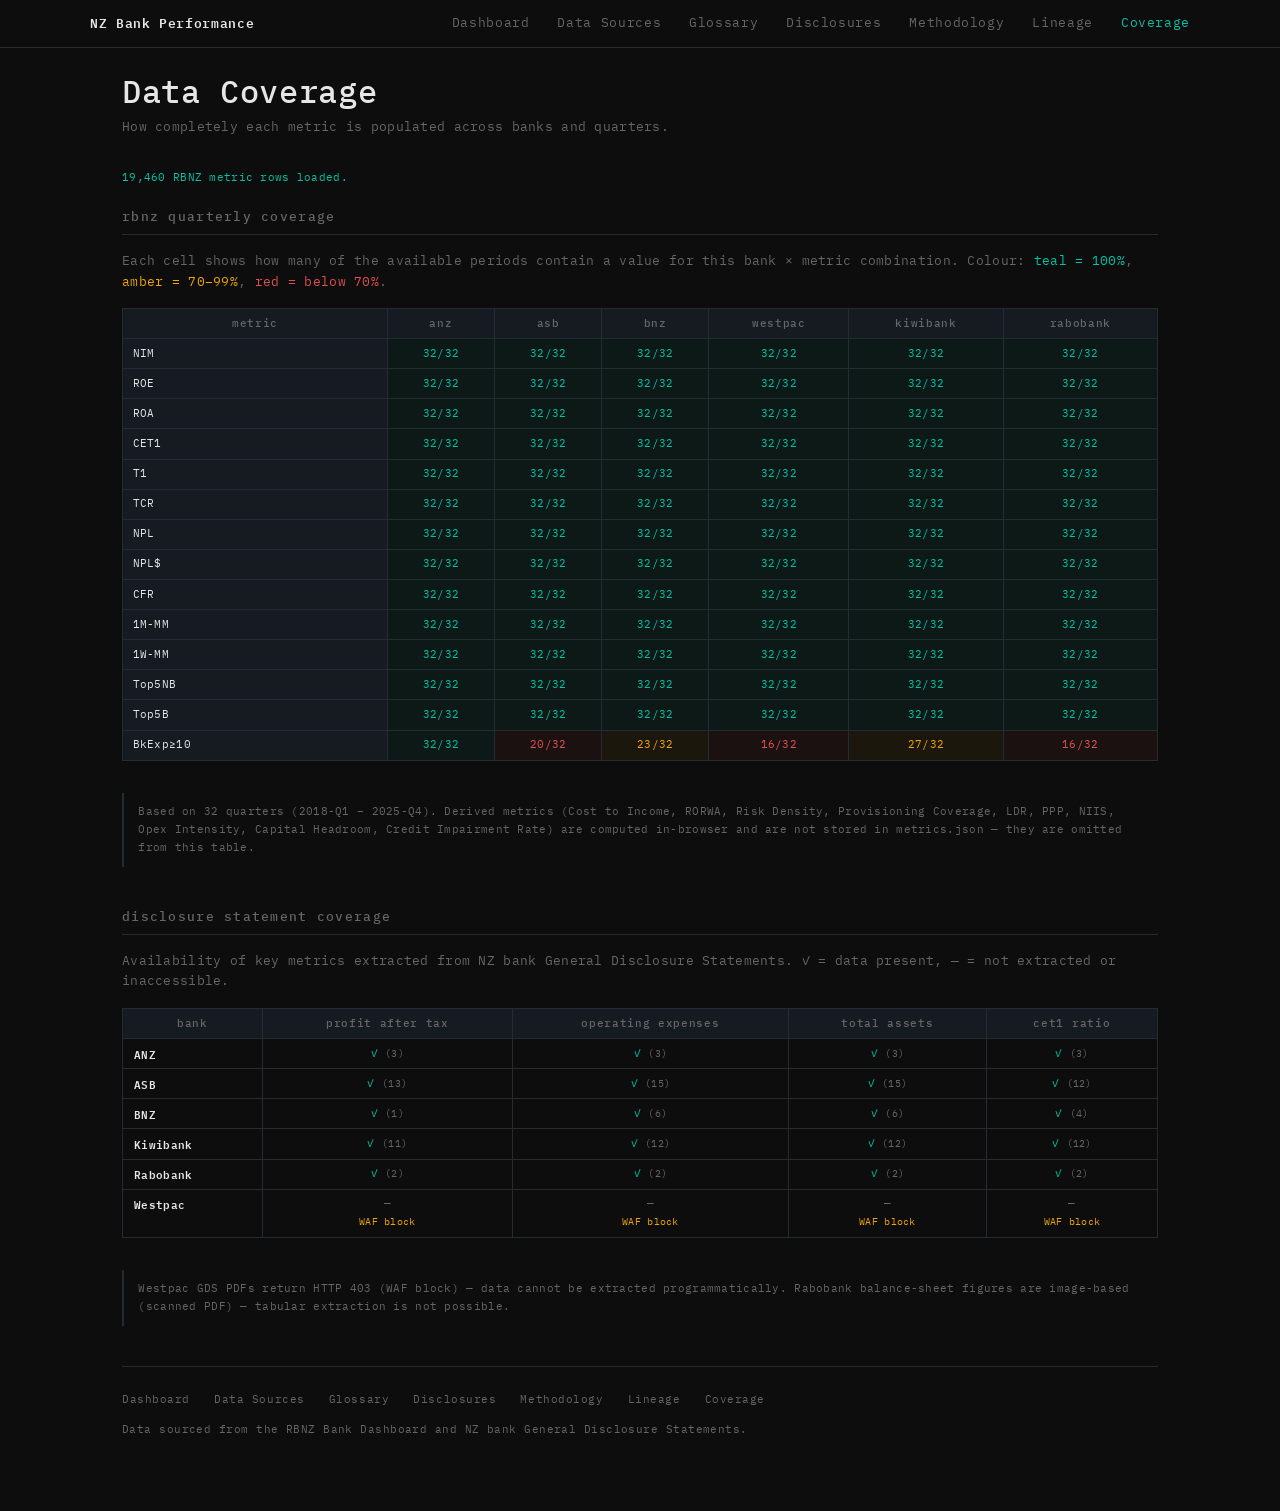
<file: docs/coverage.html>
<!DOCTYPE html>
<html lang="en">
<head>
  <meta charset="UTF-8">
  <meta name="viewport" content="width=device-width, initial-scale=1.0">
  <title>Data Coverage — NZ Bank Performance</title>
  <link rel="preconnect" href="https://fonts.googleapis.com">
  <link rel="preconnect" href="https://fonts.gstatic.com" crossorigin>
  <link href="https://fonts.googleapis.com/css2?family=IBM+Plex+Mono:wght@400;500;600&display=swap" rel="stylesheet">
  <link rel="stylesheet" href="css/theme.css">
  <style>
    section h2 {
      font-size: var(--text-sm);
      font-weight: 500;
      text-transform: lowercase;
      letter-spacing: 0.1em;
      color: var(--text-muted);
      margin-bottom: 1rem;
      padding-bottom: 0.4rem;
      border-bottom: 1px solid var(--border);
    }

    .coverage-table-wrap {
      overflow-x: auto;
      margin-bottom: 2rem;
    }
    .coverage-table {
      width: 100%;
      border-collapse: collapse;
      font-size: var(--text-xs);
    }
    .coverage-table th,
    .coverage-table td {
      padding: 0.35rem 0.6rem;
      border: 1px solid var(--border);
      white-space: nowrap;
      text-align: center;
    }
    .coverage-table th {
      background: var(--surface-2);
      color: var(--text-muted);
      font-weight: 500;
      letter-spacing: 0.06em;
    }
    .coverage-table td:first-child {
      text-align: left;
      color: var(--text);
      background: var(--surface-2);
      position: sticky;
      left: 0;
      z-index: 1;
      min-width: 140px;
    }
    .coverage-table th:first-child {
      position: sticky;
      left: 0;
      z-index: 2;
    }
    /* Cell colours */
    .cov-full   { background: #00C3A511; color: var(--teal); }
    .cov-amber  { background: #f0a50011; color: #f0a500; }
    .cov-low    { background: #e0505011; color: #e05050; }
    .cov-none   { background: transparent; color: var(--text-muted); }

    /* Disclosure table */
    .disc-table { width: 100%; border-collapse: collapse; font-size: var(--text-xs); }
    .disc-table th,
    .disc-table td {
      padding: 0.35rem 0.7rem;
      border: 1px solid var(--border);
      text-align: center;
    }
    .disc-table th {
      background: var(--surface-2);
      color: var(--text-muted);
      font-weight: 500;
      letter-spacing: 0.06em;
    }
    .disc-table td:first-child { text-align: left; color: var(--text); font-weight: 600; }
    .disc-tick { color: var(--teal); }
    .disc-dash { color: var(--text-muted); }
    .disc-note { color: #f0a500; font-size: 0.65rem; }

    .footnote {
      font-size: var(--text-xs);
      color: var(--text-muted);
      line-height: 1.6;
      margin-top: 0.75rem;
      padding: 0.65rem 0.9rem;
      border-left: 2px solid var(--border);
    }

    #status-line {
      font-size: var(--text-xs);
      color: var(--teal);
      margin-bottom: 1.25rem;
    }
  </style>
</head>
<body>

<a class="skip-link" href="#main-content">Skip to main content</a>

<nav class="site-nav" aria-label="Site">
  <div class="site-nav-inner">
    <a class="nav-brand" href="index.html">NZ Bank Performance</a>
    <div class="nav-links">
      <a href="index.html">Dashboard</a>
      <a href="data-sources.html">Data Sources</a>
      <a href="glossary.html">Glossary</a>
      <a href="disclosures.html">Disclosures</a>
      <a href="methodology.html">Methodology</a>
      <a href="lineage.html">Lineage</a>
      <a href="coverage.html" aria-current="page" class="active">Coverage</a>
    </div>
  </div>
</nav>

<div class="page-wrap">

  <div class="page-header">
    <h1>Data Coverage</h1>
    <p class="page-subtitle">How completely each metric is populated across banks and quarters.</p>
  </div>

  <main id="main-content">

    <div id="status-line">Loading…</div>

    <!-- ── Section 1: RBNZ quarterly coverage ── -->
    <section id="rbnz-coverage" aria-label="RBNZ quarterly metric coverage">
      <h2>RBNZ quarterly coverage</h2>
      <p style="font-size:var(--text-sm);color:var(--text-muted);line-height:1.6;margin-bottom:1rem;">
        Each cell shows how many of the available periods contain a value for this bank × metric combination.
        Colour: <span style="color:var(--teal)">teal = 100%</span>,
        <span style="color:#f0a500">amber = 70–99%</span>,
        <span style="color:#e05050">red = below 70%</span>.
      </p>
      <div class="coverage-table-wrap">
        <table class="coverage-table" id="rbnz-table">
          <thead><tr id="rbnz-head"></tr></thead>
          <tbody id="rbnz-body"></tbody>
        </table>
      </div>
      <div class="footnote" id="rbnz-footnote"></div>
    </section>

    <!-- ── Section 2: Disclosure coverage ── -->
    <section id="disclosure-coverage" aria-label="Disclosure statement metric coverage">
      <h2>Disclosure statement coverage</h2>
      <p style="font-size:var(--text-sm);color:var(--text-muted);line-height:1.6;margin-bottom:1rem;">
        Availability of key metrics extracted from NZ bank General Disclosure Statements.
        ✓ = data present, — = not extracted or inaccessible.
      </p>
      <div class="coverage-table-wrap">
        <table class="disc-table" id="disc-table">
          <thead><tr id="disc-head"></tr></thead>
          <tbody id="disc-body"></tbody>
        </table>
      </div>
      <div class="footnote">
        Westpac GDS PDFs return HTTP 403 (WAF block) — data cannot be extracted programmatically.
        Rabobank balance-sheet figures are image-based (scanned PDF) — tabular extraction is not possible.
      </div>
    </section>

  </main>

  <footer>
    <nav aria-label="Footer">
      <a href="index.html">Dashboard</a>
      <a href="data-sources.html">Data Sources</a>
      <a href="glossary.html">Glossary</a>
      <a href="disclosures.html">Disclosures</a>
      <a href="methodology.html">Methodology</a>
      <a href="lineage.html">Lineage</a>
      <a href="coverage.html">Coverage</a>
    </nav>
    <p>Data sourced from the <a href="https://bankdashboard.rbnz.govt.nz/" target="_blank" rel="noopener">RBNZ Bank Dashboard</a> and NZ bank General Disclosure Statements.</p>
  </footer>

</div>

<script>
  const DATA_URL        = 'data/processed/metrics.json';
  const DISCLOSURE_URL  = 'data/processed/disclosure_metrics.json';

  const TOP_6 = ['ANZ', 'ASB', 'BNZ', 'Westpac', 'Kiwibank', 'Rabobank'];

  // Key metrics matching TABS in index.html (abbreviated for column headings)
  const KEY_METRICS = [
    'NIM', 'Return on Equity', 'Return on Assets', 'Cost to Income Ratio', 'RORWA',
    'Pre-Provision Profit', 'Non-Interest Income Share', 'Opex Intensity',
    'CET1 Ratio', 'Tier 1 Capital Ratio', 'Total Capital Ratio',
    'Loan-to-Deposit Ratio', 'Risk Density', 'Capital Headroom',
    'NPL Ratio', 'Total Non-Performing Loans', 'Provisioning Coverage', 'Credit Impairment Rate',
    'Core Funding Ratio (CFR)', '1-Month Mismatch Ratio', '1-Week Mismatch Ratio',
    'Top 5 Non-Bank Credit Exposures', 'Top 5 Bank Credit Exposures', 'Bank Exposures ≥10% of CET1',
  ];

  // Abbreviations for table headings
  const METRIC_ABBR = {
    'NIM':                              'NIM',
    'Return on Equity':                 'ROE',
    'Return on Assets':                 'ROA',
    'Cost to Income Ratio':             'C:I',
    'RORWA':                            'RORWA',
    'Pre-Provision Profit':             'PPP',
    'Non-Interest Income Share':        'NIIS',
    'Opex Intensity':                   'OpexBps',
    'CET1 Ratio':                       'CET1',
    'Tier 1 Capital Ratio':             'T1',
    'Total Capital Ratio':              'TCR',
    'Loan-to-Deposit Ratio':            'LDR',
    'Risk Density':                     'RD',
    'Capital Headroom':                 'HeadR',
    'NPL Ratio':                        'NPL',
    'Total Non-Performing Loans':       'NPL$',
    'Provisioning Coverage':            'ProvCov',
    'Credit Impairment Rate':           'CIR',
    'Core Funding Ratio (CFR)':         'CFR',
    '1-Month Mismatch Ratio':           '1M-MM',
    '1-Week Mismatch Ratio':            '1W-MM',
    'Top 5 Non-Bank Credit Exposures':  'Top5NB',
    'Top 5 Bank Credit Exposures':      'Top5B',
    'Bank Exposures ≥10% of CET1':      'BkExp≥10',
  };

  // Derived metrics that are computed in-browser (not stored in metrics.json)
  const DERIVED = new Set([
    'Cost to Income Ratio', 'RORWA', 'Risk Density', 'Provisioning Coverage',
    'Loan-to-Deposit Ratio', 'Pre-Provision Profit', 'Non-Interest Income Share',
    'Opex Intensity', 'Capital Headroom', 'Credit Impairment Rate',
  ]);

  const DISC_BANKS   = ['ANZ', 'ASB', 'BNZ', 'Kiwibank', 'Rabobank', 'Westpac'];
  const DISC_METRICS = [
    'Profit After Tax', 'Operating Expenses', 'Total Assets', 'CET1 Ratio',
  ];

  function escHtml(str) {
    return String(str)
      .replace(/&/g,'&amp;').replace(/</g,'&lt;')
      .replace(/>/g,'&gt;').replace(/"/g,'&quot;');
  }

  function buildLookup(rows) {
    const lookup = {};
    for (const r of rows) {
      if (!lookup[r.entity]) lookup[r.entity] = {};
      if (!lookup[r.entity][r.metric]) lookup[r.entity][r.metric] = new Set();
      if (r.value != null) lookup[r.entity][r.metric].add(r.period);
    }
    return lookup;
  }

  function renderRbnzTable(rows) {
    const allPeriods = [...new Set(rows.map(r => r.period))].sort();
    const recentPeriods = allPeriods.slice(-12);
    const totalPeriods = allPeriods.length;

    // Build entity → metric → set of periods with data
    const lookup = buildLookup(rows);

    // Header: bank names
    const head = document.getElementById('rbnz-head');
    head.innerHTML = '<th>Metric</th>' +
      TOP_6.map(b => `<th>${escHtml(b)}</th>`).join('');

    // Body: one row per metric
    const body = document.getElementById('rbnz-body');
    body.innerHTML = '';
    for (const metric of KEY_METRICS) {
      if (DERIVED.has(metric)) continue; // skip derived — not in metrics.json directly
      const tr = document.createElement('tr');
      let cells = `<td title="${escHtml(metric)}">${escHtml(METRIC_ABBR[metric] || metric)}</td>`;
      for (const bank of TOP_6) {
        const present = (lookup[bank]?.[metric]?.size) || 0;
        const total   = totalPeriods;
        if (total === 0) {
          cells += `<td class="cov-none">—</td>`;
        } else {
          const pct = present / total;
          let cls = pct === 0 ? 'cov-none' : pct >= 1.0 ? 'cov-full' : pct >= 0.7 ? 'cov-amber' : 'cov-low';
          const title = `${escHtml(bank)} / ${escHtml(metric)}: ${present} of ${total} quarters`;
          cells += `<td class="${cls}" title="${title}">${present}/${total}</td>`;
        }
      }
      tr.innerHTML = cells;
      body.appendChild(tr);
    }

    const footnoteEl = document.getElementById('rbnz-footnote');
    footnoteEl.textContent =
      `Based on ${allPeriods.length} quarters (${allPeriods[0] || '—'} – ${allPeriods[allPeriods.length - 1] || '—'}). ` +
      `Derived metrics (Cost to Income, RORWA, Risk Density, Provisioning Coverage, LDR, PPP, NIIS, Opex Intensity, Capital Headroom, Credit Impairment Rate) ` +
      `are computed in-browser and are not stored in metrics.json — they are omitted from this table.`;
  }

  function renderDiscTable(discRows) {
    if (!discRows || !discRows.length) {
      document.getElementById('disc-table').innerHTML =
        '<tr><td colspan="5" style="color:var(--text-muted);padding:1rem;">No disclosure data loaded.</td></tr>';
      return;
    }

    // Build lookup: bank → metric → array of periods
    const lookup = {};
    for (const r of discRows) {
      if (!lookup[r.entity]) lookup[r.entity] = {};
      if (!lookup[r.entity][r.metric]) lookup[r.entity][r.metric] = [];
      if (r.value != null) lookup[r.entity][r.metric].push(r.period);
    }
    for (const bank of Object.keys(lookup)) {
      for (const metric of Object.keys(lookup[bank])) {
        lookup[bank][metric].sort();
      }
    }

    const head = document.getElementById('disc-head');
    head.innerHTML = '<th>Bank</th>' +
      DISC_METRICS.map(m => `<th>${escHtml(m)}</th>`).join('');

    const body = document.getElementById('disc-body');
    body.innerHTML = '';
    for (const bank of DISC_BANKS) {
      const tr = document.createElement('tr');
      let cells = `<td>${escHtml(bank)}</td>`;
      for (const metric of DISC_METRICS) {
        const periods = lookup[bank]?.[metric];
        if (!periods || periods.length === 0) {
          let note = '';
          if (bank === 'Westpac') note = `<br><span class="disc-note">WAF block</span>`;
          if (bank === 'Rabobank' && metric === 'Total Assets') note = `<br><span class="disc-note">Image-based</span>`;
          cells += `<td class="disc-dash">—${note}</td>`;
        } else {
          const title = `${periods.length} period(s): ${periods.join(', ')}`;
          cells += `<td class="disc-tick" title="${escHtml(title)}">✓ <span style="font-size:0.65rem;color:var(--text-muted)">(${periods.length})</span></td>`;
        }
      }
      tr.innerHTML = cells;
      body.appendChild(tr);
    }
  }

  async function loadAll() {
    const statusEl = document.getElementById('status-line');
    try {
      const resp = await fetch(DATA_URL);
      if (!resp.ok) throw new Error(`HTTP ${resp.status}`);
      const rows = await resp.json();
      renderRbnzTable(rows);
      statusEl.textContent = `${rows.length.toLocaleString()} RBNZ metric rows loaded.`;
    } catch (err) {
      statusEl.textContent = 'RBNZ data not available. Run the fetch-data and process-data workflows.';
      statusEl.style.color = '#666';
    }
    try {
      const discResp = await fetch(DISCLOSURE_URL);
      if (discResp.ok) {
        const discRows = await discResp.json();
        renderDiscTable(discRows);
      } else {
        renderDiscTable([]);
      }
    } catch (_) {
      renderDiscTable([]);
    }
  }

  loadAll();
</script>
</body>
</html>
</file>
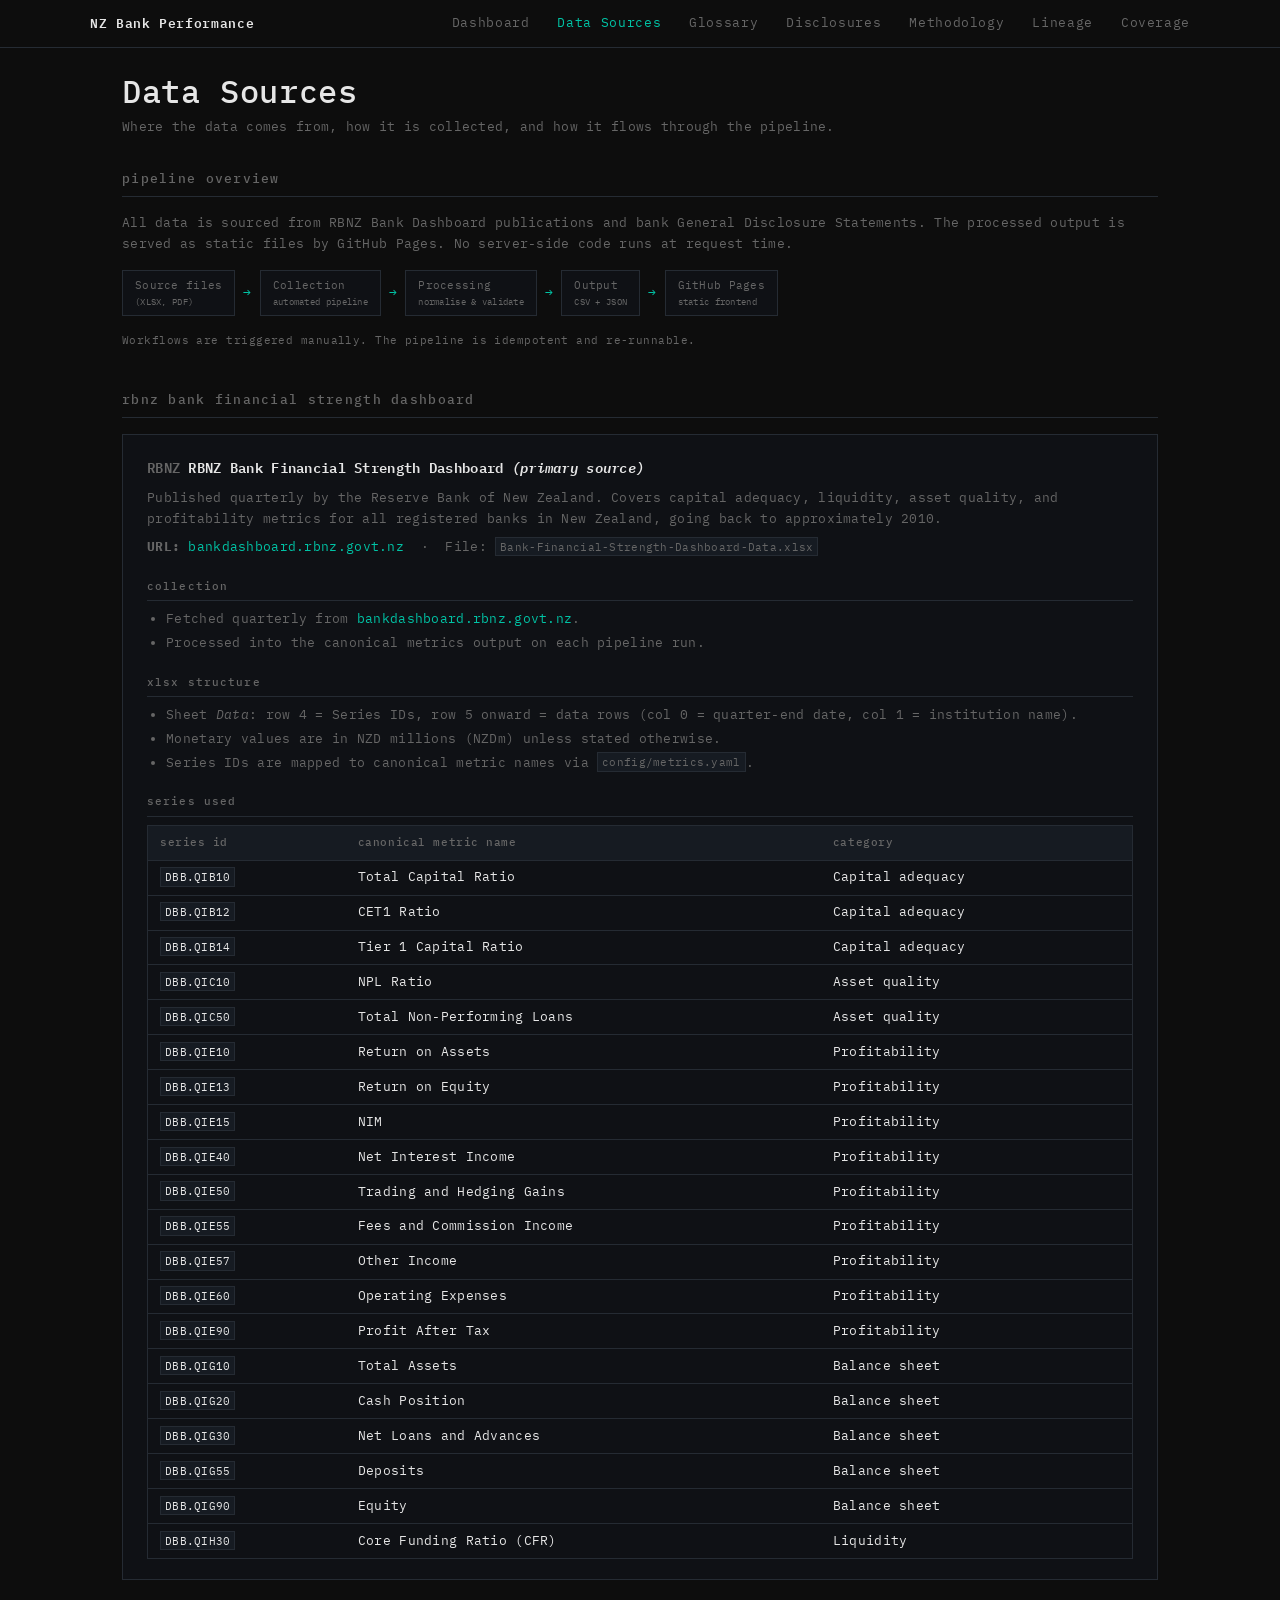
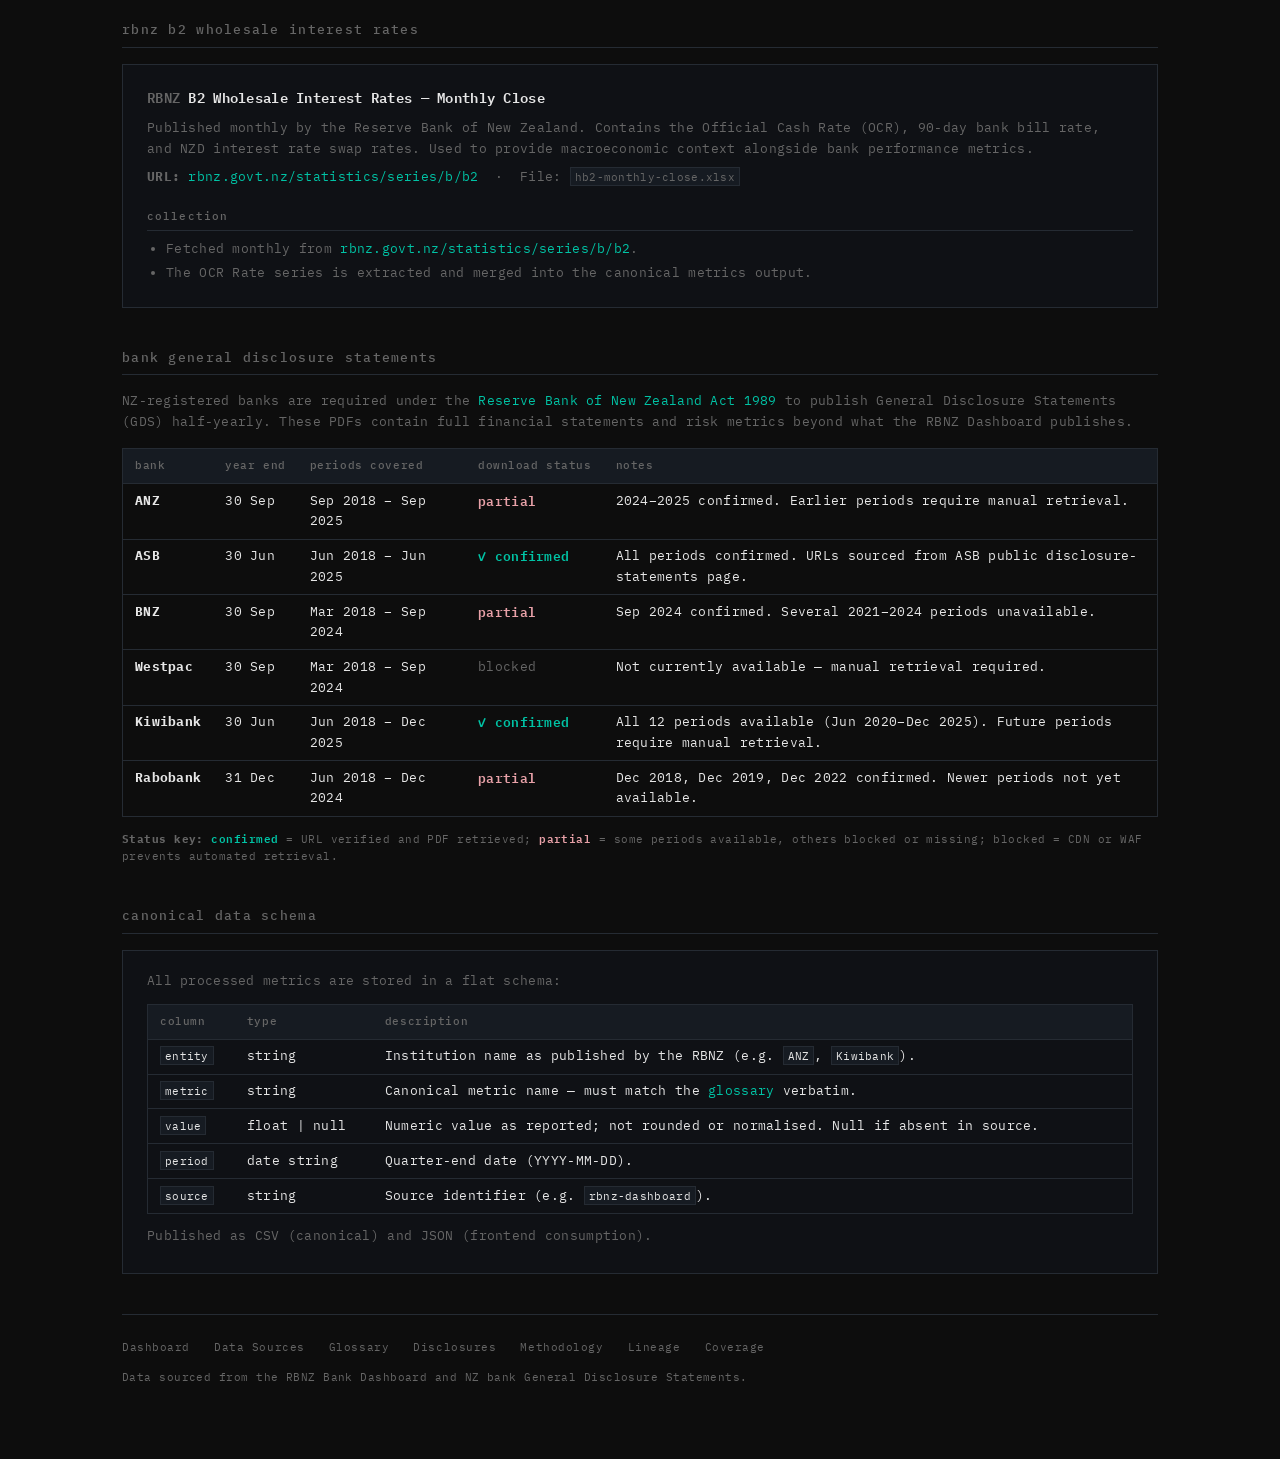
<file: docs/data-sources.html>
<!DOCTYPE html>
<html lang="en">
<head>
  <meta charset="UTF-8">
  <meta name="viewport" content="width=device-width, initial-scale=1.0">
  <title>Data Sources — NZ Bank Performance</title>
  <link rel="preconnect" href="https://fonts.googleapis.com">
  <link rel="preconnect" href="https://fonts.gstatic.com" crossorigin>
  <link href="https://fonts.googleapis.com/css2?family=IBM+Plex+Mono:wght@400;500;600&display=swap" rel="stylesheet">
  <link rel="stylesheet" href="css/theme.css">
  <style>
    /* ── Page-specific styles ─────────────────────────────────────────────── */
    .tag-rbnz { border-color: var(--text-muted); color: var(--text-muted); }
    .tag-pdf  { border-color: var(--dusk); color: var(--dusk); }

    .pipeline {
      display: flex; flex-wrap: wrap; align-items: center; gap: 0.5rem;
      margin: 1rem 0; font-size: var(--text-sm);
    }
    .pipeline-step {
      background: var(--surface); border: 1px solid var(--border);
      padding: 0.35rem 0.75rem; font-size: var(--text-xs);
      color: var(--text-muted);
    }
    .pipeline-step small { color: var(--text-muted); display: block; }
    .pipeline-arrow { color: var(--teal); }

    .status-confirmed { color: var(--teal); font-weight: 600; }
    .status-partial   { color: var(--dusk); font-weight: 600; }
    .status-blocked   { color: var(--text-muted); }

    /* Section h2 → section-heading style */
    section h2 {
      font-size: var(--text-sm);
      font-weight: 500;
      text-transform: lowercase;
      letter-spacing: 0.1em;
      color: var(--text-muted);
      margin-bottom: 1rem;
      padding-bottom: 0.4rem;
      border-bottom: 1px solid var(--border);
    }
  </style>
</head>
<body>

<a class="skip-link" href="#main-content">Skip to main content</a>

<nav class="site-nav" aria-label="Site">
  <div class="site-nav-inner">
    <a class="nav-brand" href="index.html">NZ Bank Performance</a>
    <div class="nav-links">
      <a href="index.html">Dashboard</a>
      <a href="data-sources.html" aria-current="page" class="active">Data Sources</a>
      <a href="glossary.html">Glossary</a>
      <a href="disclosures.html">Disclosures</a>
      <a href="methodology.html">Methodology</a>
      <a href="lineage.html">Lineage</a>
      <a href="coverage.html">Coverage</a>
    </div>
  </div>
</nav>

<div class="page-wrap">

  <div class="page-header">
    <h1>Data Sources</h1>
    <p class="page-subtitle">Where the data comes from, how it is collected, and how it flows through the pipeline.</p>
  </div>

  <main id="main-content">

    <!-- ── Pipeline overview ── -->
    <section id="pipeline" aria-label="Pipeline overview">
      <h2>Pipeline Overview</h2>
      <p style="font-size:var(--text-sm);line-height:1.6;margin-bottom:1rem;color:var(--text-muted)">
        All data is sourced from RBNZ Bank Dashboard publications and bank General Disclosure Statements.
        The processed output is served as static files by GitHub Pages.
        No server-side code runs at request time.
      </p>
      <div class="pipeline">
        <div class="pipeline-step">Source files<br><small style="color:var(--text-muted)">(XLSX, PDF)</small></div>
        <div class="pipeline-arrow">→</div>
        <div class="pipeline-step">Collection<br><small style="color:var(--text-muted)">automated pipeline</small></div>
        <div class="pipeline-arrow">→</div>
        <div class="pipeline-step">Processing<br><small style="color:var(--text-muted)">normalise &amp; validate</small></div>
        <div class="pipeline-arrow">→</div>
        <div class="pipeline-step">Output<br><small style="color:var(--text-muted)">CSV + JSON</small></div>
        <div class="pipeline-arrow">→</div>
        <div class="pipeline-step">GitHub Pages<br><small style="color:var(--text-muted)">static frontend</small></div>
      </div>
      <p style="font-size:var(--text-xs);color:var(--text-muted);margin-top:0.5rem;letter-spacing:0.04em">
        Workflows are triggered manually. The pipeline is idempotent and re-runnable.
      </p>
    </section>

    <!-- ── RBNZ Dashboard ── -->
    <section id="rbnz-dashboard" aria-label="RBNZ Bank Financial Strength Dashboard">
      <h2>RBNZ Bank Financial Strength Dashboard</h2>
      <div class="card">
        <div class="card-title">
          <span class="tag tag-rbnz">RBNZ</span>
          RBNZ Bank Financial Strength Dashboard <em>(primary source)</em>
        </div>
        <p>
          Published quarterly by the Reserve Bank of New Zealand. Covers capital adequacy,
          liquidity, asset quality, and profitability metrics for all registered banks in
          New Zealand, going back to approximately 2010.
        </p>
        <p class="source-url">
          <strong>URL:</strong>
          <a href="https://bankdashboard.rbnz.govt.nz/" target="_blank" rel="noopener">bankdashboard.rbnz.govt.nz</a>
          &nbsp;·&nbsp;
          File: <code>Bank-Financial-Strength-Dashboard-Data.xlsx</code>
        </p>
        <h3>Collection</h3>
        <ul>
          <li>Fetched quarterly from <a href="https://bankdashboard.rbnz.govt.nz/" target="_blank" rel="noopener">bankdashboard.rbnz.govt.nz</a>.</li>
          <li>Processed into the canonical metrics output on each pipeline run.</li>
        </ul>
        <h3>XLSX structure</h3>
        <ul>
          <li>Sheet <em>Data</em>: row 4 = Series IDs, row 5 onward = data rows (col 0 = quarter-end date, col 1 = institution name).</li>
          <li>Monetary values are in NZD millions (NZDm) unless stated otherwise.</li>
          <li>Series IDs are mapped to canonical metric names via <code>config/metrics.yaml</code>.</li>
        </ul>
        <h3>Series used</h3>
        <div class="table-wrap" style="margin-top:0.5rem;">
          <table>
            <thead>
              <tr><th>Series ID</th><th>Canonical metric name</th><th>Category</th></tr>
            </thead>
            <tbody>
              <tr><td><code>DBB.QIB10</code></td><td>Total Capital Ratio</td><td>Capital adequacy</td></tr>
              <tr><td><code>DBB.QIB12</code></td><td>CET1 Ratio</td><td>Capital adequacy</td></tr>
              <tr><td><code>DBB.QIB14</code></td><td>Tier 1 Capital Ratio</td><td>Capital adequacy</td></tr>
              <tr><td><code>DBB.QIC10</code></td><td>NPL Ratio</td><td>Asset quality</td></tr>
              <tr><td><code>DBB.QIC50</code></td><td>Total Non-Performing Loans</td><td>Asset quality</td></tr>
              <tr><td><code>DBB.QIE10</code></td><td>Return on Assets</td><td>Profitability</td></tr>
              <tr><td><code>DBB.QIE13</code></td><td>Return on Equity</td><td>Profitability</td></tr>
              <tr><td><code>DBB.QIE15</code></td><td>NIM</td><td>Profitability</td></tr>
              <tr><td><code>DBB.QIE40</code></td><td>Net Interest Income</td><td>Profitability</td></tr>
              <tr><td><code>DBB.QIE50</code></td><td>Trading and Hedging Gains</td><td>Profitability</td></tr>
              <tr><td><code>DBB.QIE55</code></td><td>Fees and Commission Income</td><td>Profitability</td></tr>
              <tr><td><code>DBB.QIE57</code></td><td>Other Income</td><td>Profitability</td></tr>
              <tr><td><code>DBB.QIE60</code></td><td>Operating Expenses</td><td>Profitability</td></tr>
              <tr><td><code>DBB.QIE90</code></td><td>Profit After Tax</td><td>Profitability</td></tr>
              <tr><td><code>DBB.QIG10</code></td><td>Total Assets</td><td>Balance sheet</td></tr>
              <tr><td><code>DBB.QIG20</code></td><td>Cash Position</td><td>Balance sheet</td></tr>
              <tr><td><code>DBB.QIG30</code></td><td>Net Loans and Advances</td><td>Balance sheet</td></tr>
              <tr><td><code>DBB.QIG55</code></td><td>Deposits</td><td>Balance sheet</td></tr>
              <tr><td><code>DBB.QIG90</code></td><td>Equity</td><td>Balance sheet</td></tr>
              <tr><td><code>DBB.QIH30</code></td><td>Core Funding Ratio (CFR)</td><td>Liquidity</td></tr>
            </tbody>
          </table>
        </div>
      </div>
    </section>

    <!-- ── RBNZ B2 OCR ── -->
    <section id="rbnz-ocr" aria-label="RBNZ B2 Wholesale Interest Rates">
      <h2>RBNZ B2 Wholesale Interest Rates</h2>
      <div class="card">
        <div class="card-title">
          <span class="tag tag-rbnz">RBNZ</span>
          B2 Wholesale Interest Rates — Monthly Close
        </div>
        <p>
          Published monthly by the Reserve Bank of New Zealand. Contains the Official Cash Rate (OCR),
          90-day bank bill rate, and NZD interest rate swap rates. Used to provide macroeconomic
          context alongside bank performance metrics.
        </p>
        <p class="source-url">
          <strong>URL:</strong>
          <a href="https://www.rbnz.govt.nz/statistics/series/b/b2/" target="_blank" rel="noopener">
            rbnz.govt.nz/statistics/series/b/b2
          </a>
          &nbsp;·&nbsp; File: <code>hb2-monthly-close.xlsx</code>
        </p>
        <h3>Collection</h3>
        <ul>
          <li>Fetched monthly from <a href="https://www.rbnz.govt.nz/statistics/series/b/b2/" target="_blank" rel="noopener">rbnz.govt.nz/statistics/series/b/b2</a>.</li>
          <li>The OCR Rate series is extracted and merged into the canonical metrics output.</li>
        </ul>
      </div>
    </section>

    <!-- ── Bank PDFs ── -->
    <section id="bank-disclosures" aria-label="Bank General Disclosure Statements">
      <h2>Bank General Disclosure Statements</h2>
      <p style="font-size:var(--text-sm);line-height:1.6;margin-bottom:1rem;color:var(--text-muted)">
        NZ-registered banks are required under the
        <a href="https://www.legislation.govt.nz/act/public/1989/0157/latest/whole.html" target="_blank" rel="noopener">Reserve Bank of New Zealand Act 1989</a>
        to publish General Disclosure Statements (GDS) half-yearly.
        These PDFs contain full financial statements and risk metrics beyond what the RBNZ Dashboard publishes.
      </p>
      <div class="table-wrap">
        <table>
          <thead>
            <tr>
              <th>Bank</th>
              <th>Year end</th>
              <th>Periods covered</th>
              <th>Download status</th>
              <th>Notes</th>
            </tr>
          </thead>
          <tbody>
            <tr>
              <td><strong>ANZ</strong></td>
              <td>30 Sep</td>
              <td>Sep 2018 – Sep 2025</td>
              <td><span class="status-partial">partial</span></td>
              <td>2024–2025 confirmed. Earlier periods require manual retrieval.</td>
            </tr>
            <tr>
              <td><strong>ASB</strong></td>
              <td>30 Jun</td>
              <td>Jun 2018 – Jun 2025</td>
              <td><span class="status-confirmed">✓ confirmed</span></td>
              <td>All periods confirmed. URLs sourced from ASB public disclosure-statements page.</td>
            </tr>
            <tr>
              <td><strong>BNZ</strong></td>
              <td>30 Sep</td>
              <td>Mar 2018 – Sep 2024</td>
              <td><span class="status-partial">partial</span></td>
              <td>Sep 2024 confirmed. Several 2021–2024 periods unavailable.</td>
            </tr>
            <tr>
              <td><strong>Westpac</strong></td>
              <td>30 Sep</td>
              <td>Mar 2018 – Sep 2024</td>
              <td><span class="status-blocked">blocked</span></td>
              <td>Not currently available — manual retrieval required.</td>
            </tr>
            <tr>
              <td><strong>Kiwibank</strong></td>
              <td>30 Jun</td>
              <td>Jun 2018 – Dec 2025</td>
              <td><span class="status-confirmed">✓ confirmed</span></td>
              <td>All 12 periods available (Jun 2020–Dec 2025).
                  Future periods require manual retrieval.</td>
            </tr>
            <tr>
              <td><strong>Rabobank</strong></td>
              <td>31 Dec</td>
              <td>Jun 2018 – Dec 2024</td>
              <td><span class="status-partial">partial</span></td>
              <td>Dec 2018, Dec 2019, Dec 2022 confirmed. Newer periods not yet available.</td>
            </tr>
          </tbody>
        </table>
      </div>

      <p style="font-size:var(--text-xs);color:var(--text-muted);margin-top:0.75rem;letter-spacing:0.04em">
        <strong>Status key:</strong>
        <span class="status-confirmed">confirmed</span> = URL verified and PDF retrieved;
        <span class="status-partial">partial</span> = some periods available, others blocked or missing;
        <span class="status-blocked">blocked</span> = CDN or WAF prevents automated retrieval.
      </p>
    </section>

    <!-- ── Canonical schema ── -->
    <section id="schema" aria-label="Canonical data schema">
      <h2>Canonical Data Schema</h2>
      <div class="card">
        <p>All processed metrics are stored in a flat schema:</p>
        <div class="table-wrap" style="margin-top:0.75rem;">
          <table>
            <thead>
              <tr><th>Column</th><th>Type</th><th>Description</th></tr>
            </thead>
            <tbody>
              <tr><td><code>entity</code></td><td>string</td><td>Institution name as published by the RBNZ (e.g. <code>ANZ</code>, <code>Kiwibank</code>).</td></tr>
              <tr><td><code>metric</code></td><td>string</td><td>Canonical metric name — must match the <a href="glossary.html">glossary</a> verbatim.</td></tr>
              <tr><td><code>value</code></td><td>float | null</td><td>Numeric value as reported; not rounded or normalised. Null if absent in source.</td></tr>
              <tr><td><code>period</code></td><td>date string</td><td>Quarter-end date (YYYY-MM-DD).</td></tr>
              <tr><td><code>source</code></td><td>string</td><td>Source identifier (e.g. <code>rbnz-dashboard</code>).</td></tr>
            </tbody>
          </table>
        </div>
        <p style="margin-top:0.75rem;">
          Published as CSV (canonical) and JSON (frontend consumption).
        </p>
      </div>
    </section>

  </main>

  <footer>
    <nav aria-label="Footer">
      <a href="index.html">Dashboard</a>
      <a href="data-sources.html">Data Sources</a>
      <a href="glossary.html">Glossary</a>
      <a href="disclosures.html">Disclosures</a>
      <a href="methodology.html">Methodology</a>
      <a href="lineage.html">Lineage</a>
      <a href="coverage.html">Coverage</a>
    </nav>
    <p>Data sourced from the <a href="https://bankdashboard.rbnz.govt.nz/" target="_blank" rel="noopener">RBNZ Bank Dashboard</a> and NZ bank General Disclosure Statements.</p>
  </footer>

</div>
</body>
</html>
</file>
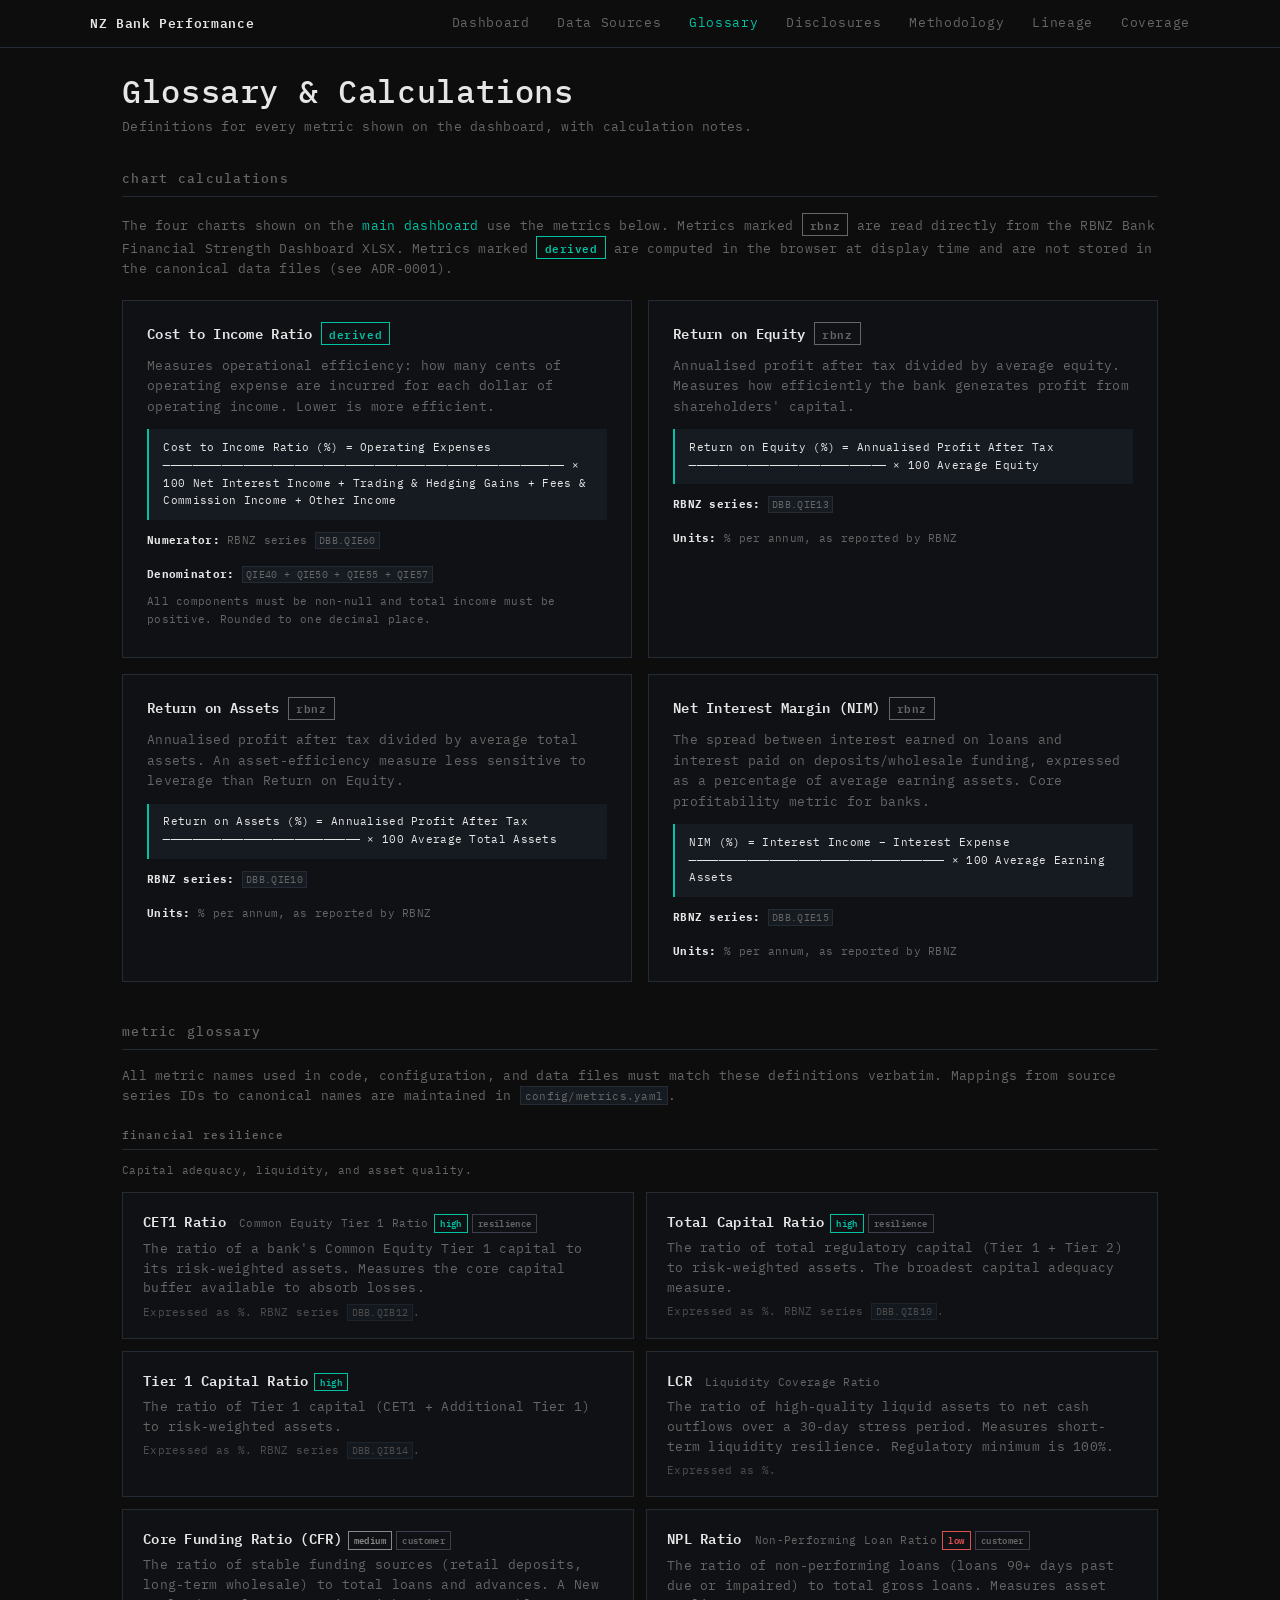
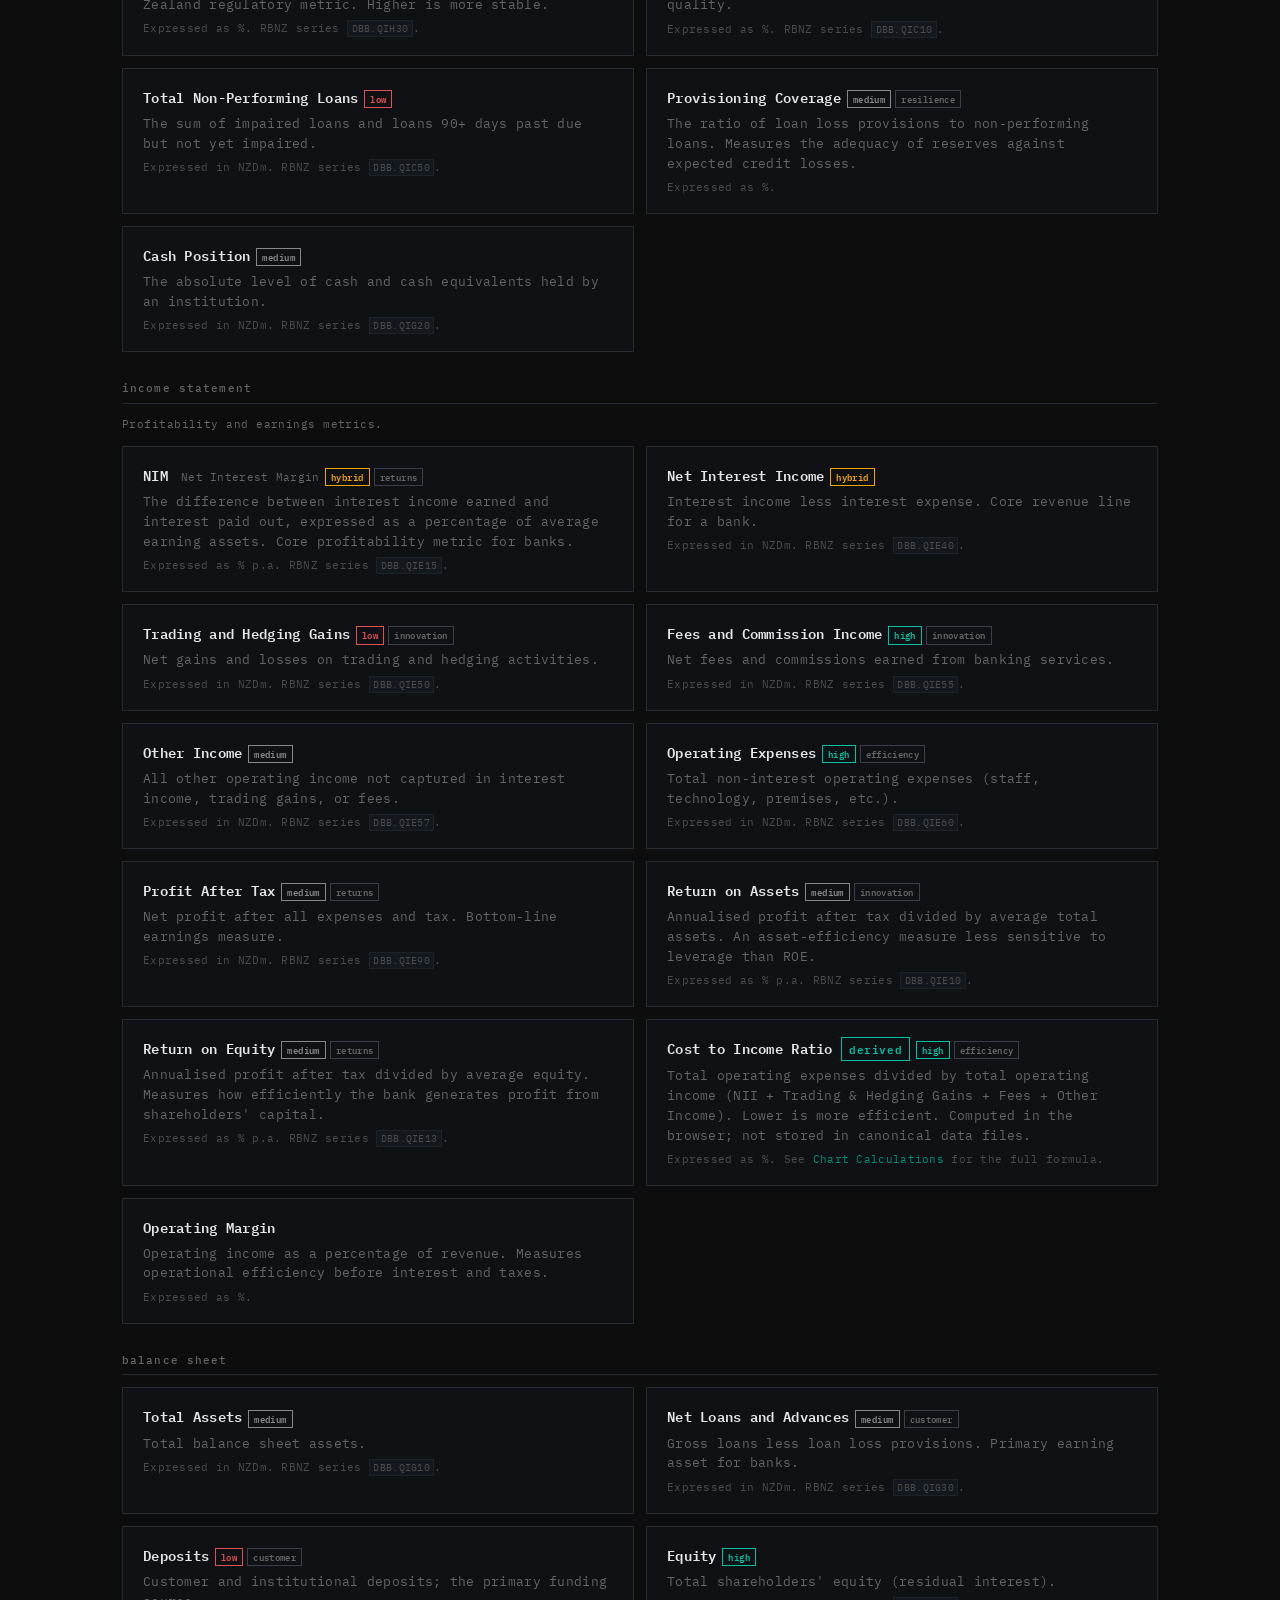
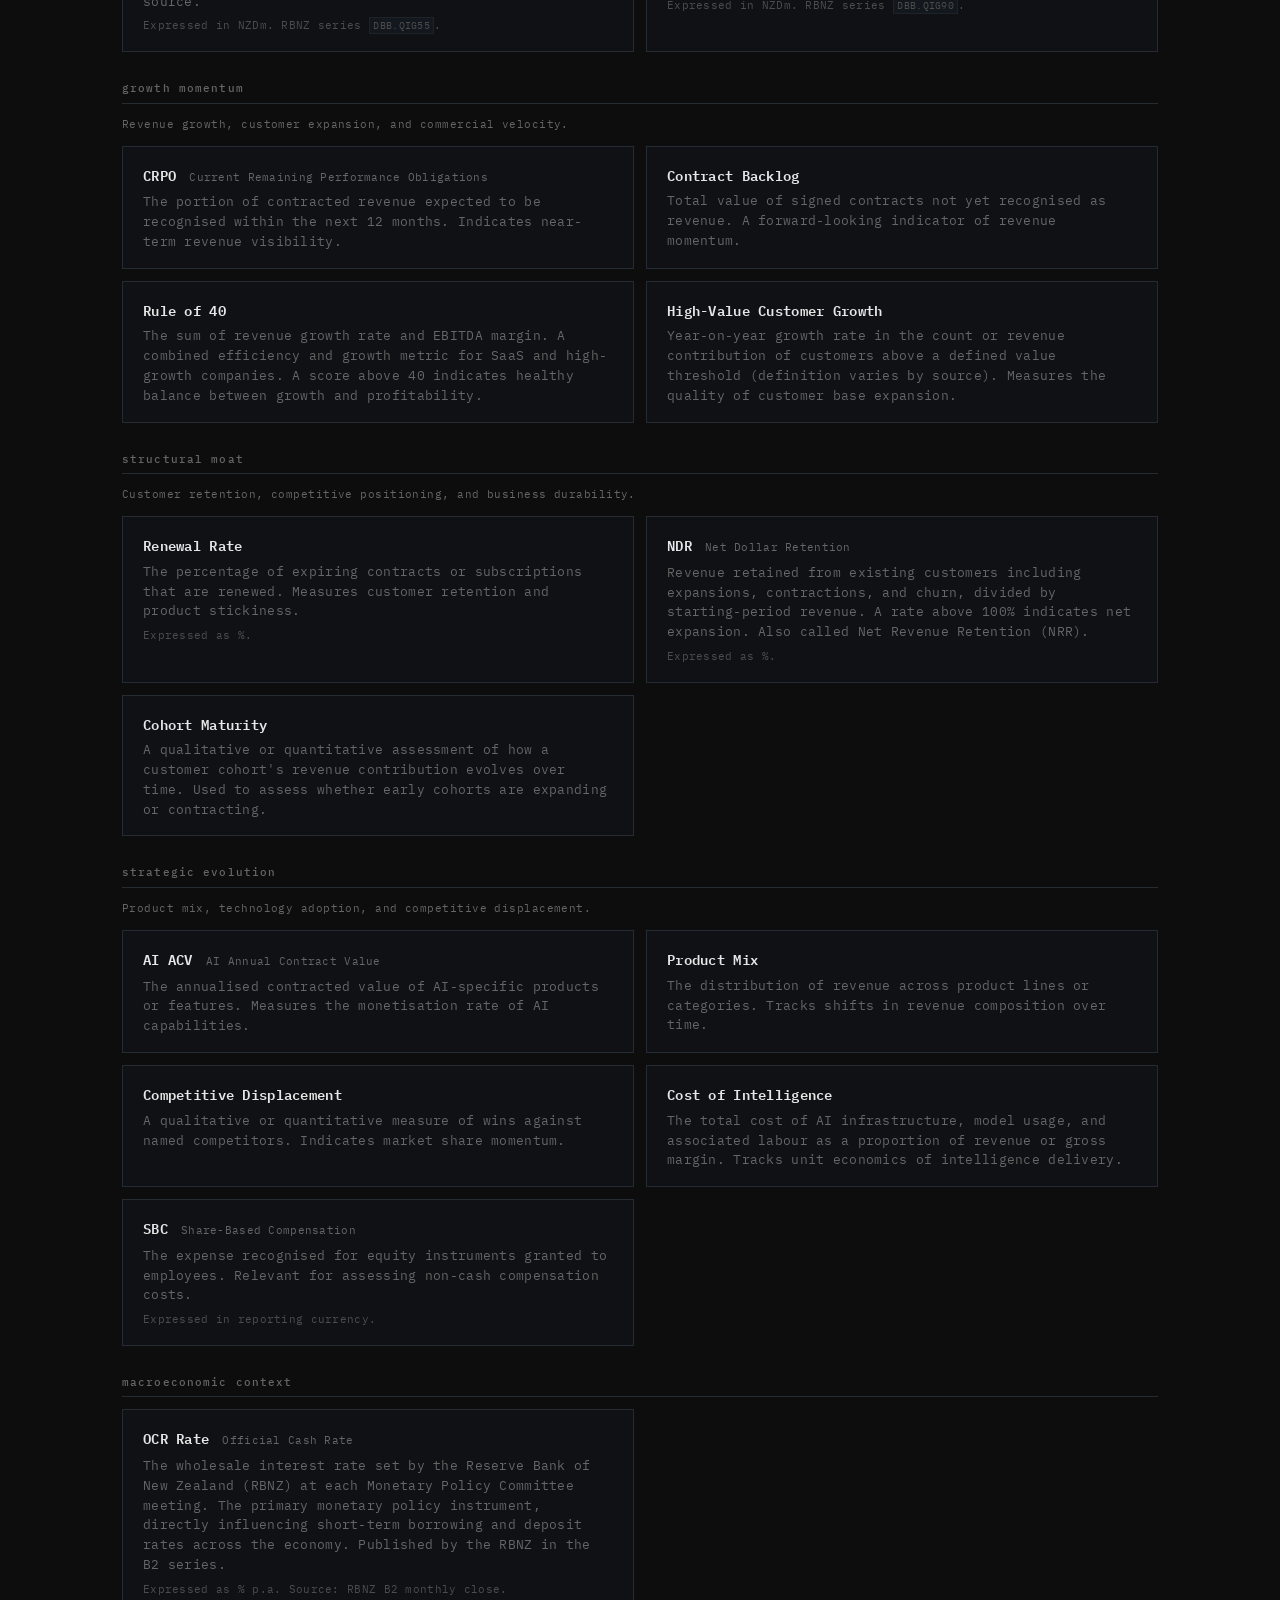
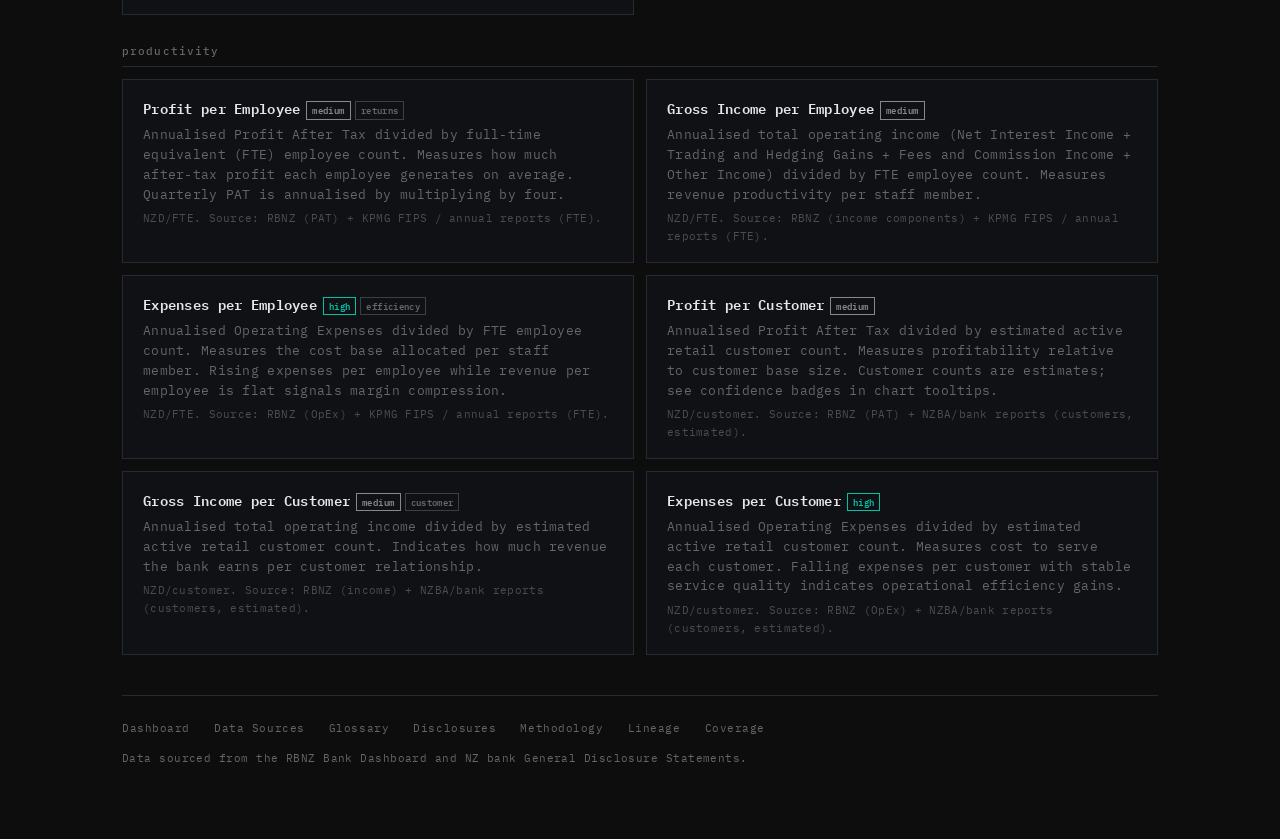
<file: docs/glossary.html>
<!DOCTYPE html>
<html lang="en">
<head>
  <meta charset="UTF-8">
  <meta name="viewport" content="width=device-width, initial-scale=1.0">
  <title>Glossary &amp; Calculations — NZ Bank Performance</title>
  <link rel="preconnect" href="https://fonts.googleapis.com">
  <link rel="preconnect" href="https://fonts.gstatic.com" crossorigin>
  <link href="https://fonts.googleapis.com/css2?family=IBM+Plex+Mono:wght@400;500;600&display=swap" rel="stylesheet">
  <link rel="stylesheet" href="css/theme.css">
  <style>
    /* ── Page-specific styles ─────────────────────────────────────────────── */

    /* Section h2 → section-heading style */
    section h2 {
      font-size: var(--text-sm);
      font-weight: 500;
      text-transform: lowercase;
      letter-spacing: 0.1em;
      color: var(--text-muted);
      margin-bottom: 1rem;
      padding-bottom: 0.4rem;
      border-bottom: 1px solid var(--border);
    }

    /* Calculation grid */
    .calc-grid {
      display: grid;
      grid-template-columns: repeat(auto-fill, minmax(480px, 1fr));
      gap: 1rem;
    }
    .calc-card {
      background: var(--surface);
      border: 1px solid var(--border);
      padding: 1.25rem 1.5rem;
    }
    .calc-card h3 {
      font-size: var(--text-base);
      font-weight: 600;
      margin-bottom: 0.65rem;
      color: var(--text);
    }
    .calc-card p {
      font-size: var(--text-sm);
      line-height: 1.6;
      margin-bottom: 0.5rem;
      color: var(--text-muted);
    }
    .formula {
      font-family: 'IBM Plex Mono', monospace;
      font-size: var(--text-xs);
      background: var(--surface-2);
      border-left: 2px solid var(--teal);
      padding: 0.6rem 0.9rem;
      margin: 0.75rem 0;
      line-height: 1.6;
      color: var(--text);
      overflow-x: auto;
    }
    .meta-row {
      display: flex; flex-wrap: wrap; gap: 1rem;
      margin-top: 0.5rem; font-size: var(--text-xs);
    }
    .meta-row span { color: var(--text-muted); }
    .meta-row strong { color: var(--text); }

    /* Glossary grid */
    .glossary-category { margin-bottom: 1.75rem; }
    .glossary-category h3 {
      font-size: var(--text-xs);
      font-weight: 500;
      text-transform: lowercase;
      letter-spacing: 0.1em;
      color: var(--text-muted);
      margin-bottom: 0.75rem;
      padding-bottom: 0.3rem;
      border-bottom: 1px solid var(--border);
    }
    .glossary-grid {
      display: grid;
      grid-template-columns: repeat(auto-fill, minmax(480px, 1fr));
      gap: 0.75rem;
    }
    .glossary-term {
      background: var(--surface);
      border: 1px solid var(--border);
      padding: 1rem 1.25rem;
    }
    .term-name {
      font-size: var(--text-base);
      font-weight: 600;
      margin-bottom: 0.35rem;
      color: var(--text);
    }
    .term-abbr {
      color: var(--text-muted);
      font-weight: 400;
      font-size: var(--text-xs);
      margin-left: 0.3rem;
    }
    .term-body {
      font-size: var(--text-sm);
      color: var(--text-muted);
      line-height: 1.55;
    }
    .term-body a { color: var(--teal); }
    .term-meta {
      font-size: var(--text-xs);
      color: var(--text-muted);
      margin-top: 0.35rem;
      opacity: 0.7;
    }
    .term-meta a { color: var(--teal); }

    /* Controllability badges (W-0099) */
    .ctrl-badge {
      display: inline-block;
      font-size: 9px; padding: 1px 5px; margin-left: 0.35rem;
      border: 1px solid var(--border); letter-spacing: 0.05em;
      vertical-align: middle;
    }
    .ctrl-High    { border-color: var(--teal); color: var(--teal); }
    .ctrl-Hybrid  { border-color: #f0a500;     color: #f0a500; }
    .ctrl-Medium  { border-color: #888;         color: #888; }
    .ctrl-Low     { border-color: #e05252;      color: #e05252; }
    .pillar-badge {
      display: inline-block; font-size: 9px; padding: 1px 5px; margin-left: 0.25rem;
      border: 1px solid #3a3f4b; color: var(--text-muted); letter-spacing: 0.04em;
      vertical-align: middle;
    }

    @media (max-width: 640px) {
      .calc-grid, .glossary-grid { grid-template-columns: 1fr; }
    }
  </style>
</head>
<body>

<a class="skip-link" href="#main-content">Skip to main content</a>

<nav class="site-nav" aria-label="Site">
  <div class="site-nav-inner">
    <a class="nav-brand" href="index.html">NZ Bank Performance</a>
    <div class="nav-links">
      <a href="index.html">Dashboard</a>
      <a href="data-sources.html">Data Sources</a>
      <a href="glossary.html" aria-current="page" class="active">Glossary</a>
      <a href="disclosures.html">Disclosures</a>
      <a href="methodology.html">Methodology</a>
      <a href="lineage.html">Lineage</a>
      <a href="coverage.html">Coverage</a>
    </div>
  </div>
</nav>

<div class="page-wrap">

  <div class="page-header">
    <h1>Glossary &amp; Calculations</h1>
    <p class="page-subtitle">Definitions for every metric shown on the dashboard, with calculation notes.</p>
  </div>

  <main id="main-content">

    <!-- ── Chart calculations ── -->
    <section id="calculations" aria-label="Chart calculations">
      <h2>Chart Calculations</h2>
      <p style="font-size:var(--text-sm);line-height:1.6;margin-bottom:1.25rem;color:var(--text-muted)">
        The four charts shown on the <a href="index.html">main dashboard</a> use the metrics
        below. Metrics marked <span class="badge badge-rbnz">RBNZ</span> are read directly from
        the RBNZ Bank Financial Strength Dashboard XLSX.
        Metrics marked <span class="badge badge-derived">derived</span> are computed in the
        browser at display time and are not stored in the canonical data files
        (see ADR-0001).
      </p>
      <div class="calc-grid">

        <div class="calc-card">
          <h3>Cost to Income Ratio <span class="badge badge-derived">derived</span></h3>
          <p>
            Measures operational efficiency: how many cents of operating expense are incurred for
            each dollar of operating income. Lower is more efficient.
          </p>
          <div class="formula">
Cost to Income Ratio (%) =
  Operating Expenses
  ─────────────────────────────────────────────────────── × 100
  Net Interest Income + Trading &amp; Hedging Gains
    + Fees &amp; Commission Income + Other Income
          </div>
          <div class="meta-row">
            <span><strong>Numerator:</strong> RBNZ series <code>DBB.QIE60</code></span>
            <span><strong>Denominator:</strong> <code>QIE40 + QIE50 + QIE55 + QIE57</code></span>
          </div>
          <p style="margin-top:0.6rem;font-size:var(--text-xs);color:var(--text-muted)">
            All components must be non-null and total income must be positive. Rounded to one
            decimal place.
          </p>
        </div>

        <div class="calc-card">
          <h3>Return on Equity <span class="badge badge-rbnz">RBNZ</span></h3>
          <p>
            Annualised profit after tax divided by average equity. Measures how efficiently
            the bank generates profit from shareholders' capital.
          </p>
          <div class="formula">
Return on Equity (%) =
  Annualised Profit After Tax
  ─────────────────────────── × 100
      Average Equity
          </div>
          <div class="meta-row">
            <span><strong>RBNZ series:</strong> <code>DBB.QIE13</code></span>
            <span><strong>Units:</strong> % per annum, as reported by RBNZ</span>
          </div>
        </div>

        <div class="calc-card">
          <h3>Return on Assets <span class="badge badge-rbnz">RBNZ</span></h3>
          <p>
            Annualised profit after tax divided by average total assets. An asset-efficiency
            measure less sensitive to leverage than Return on Equity.
          </p>
          <div class="formula">
Return on Assets (%) =
  Annualised Profit After Tax
  ─────────────────────────── × 100
      Average Total Assets
          </div>
          <div class="meta-row">
            <span><strong>RBNZ series:</strong> <code>DBB.QIE10</code></span>
            <span><strong>Units:</strong> % per annum, as reported by RBNZ</span>
          </div>
        </div>

        <div class="calc-card">
          <h3>Net Interest Margin (NIM) <span class="badge badge-rbnz">RBNZ</span></h3>
          <p>
            The spread between interest earned on loans and interest paid on deposits/wholesale
            funding, expressed as a percentage of average earning assets.
            Core profitability metric for banks.
          </p>
          <div class="formula">
NIM (%) =
  Interest Income − Interest Expense
  ─────────────────────────────────── × 100
      Average Earning Assets
          </div>
          <div class="meta-row">
            <span><strong>RBNZ series:</strong> <code>DBB.QIE15</code></span>
            <span><strong>Units:</strong> % per annum, as reported by RBNZ</span>
          </div>
        </div>

      </div>
    </section>

    <!-- ── Full glossary ── -->
    <section id="glossary" aria-label="Metric glossary">
      <h2>Metric Glossary</h2>
      <p style="font-size:var(--text-sm);line-height:1.6;margin-bottom:1.25rem;color:var(--text-muted)">
        All metric names used in code, configuration, and data files must match these definitions
        verbatim. Mappings from source series IDs to canonical names are maintained in
        <code>config/metrics.yaml</code>.
      </p>

      <!-- Financial Resilience -->
      <div class="glossary-category">
        <h3>Financial Resilience</h3>
        <p style="font-size:var(--text-xs);color:var(--text-muted);margin-bottom:0.75rem;letter-spacing:0.04em">
          Capital adequacy, liquidity, and asset quality.
        </p>
        <div class="glossary-grid">

          <div class="glossary-term">
            <div class="term-name">CET1 Ratio <span class="term-abbr">Common Equity Tier 1 Ratio</span></div>
            <div class="term-body">
              The ratio of a bank's Common Equity Tier 1 capital to its risk-weighted assets.
              Measures the core capital buffer available to absorb losses.
            </div>
            <div class="term-meta">Expressed as %. RBNZ series <code>DBB.QIB12</code>.</div>
          </div>

          <div class="glossary-term">
            <div class="term-name">Total Capital Ratio</div>
            <div class="term-body">
              The ratio of total regulatory capital (Tier 1 + Tier 2) to risk-weighted assets.
              The broadest capital adequacy measure.
            </div>
            <div class="term-meta">Expressed as %. RBNZ series <code>DBB.QIB10</code>.</div>
          </div>

          <div class="glossary-term">
            <div class="term-name">Tier 1 Capital Ratio</div>
            <div class="term-body">
              The ratio of Tier 1 capital (CET1 + Additional Tier 1) to risk-weighted assets.
            </div>
            <div class="term-meta">Expressed as %. RBNZ series <code>DBB.QIB14</code>.</div>
          </div>

          <div class="glossary-term">
            <div class="term-name">LCR <span class="term-abbr">Liquidity Coverage Ratio</span></div>
            <div class="term-body">
              The ratio of high-quality liquid assets to net cash outflows over a 30-day stress
              period. Measures short-term liquidity resilience. Regulatory minimum is 100%.
            </div>
            <div class="term-meta">Expressed as %.</div>
          </div>

          <div class="glossary-term">
            <div class="term-name">Core Funding Ratio (CFR)</div>
            <div class="term-body">
              The ratio of stable funding sources (retail deposits, long-term wholesale) to total
              loans and advances. A New Zealand regulatory metric. Higher is more stable.
            </div>
            <div class="term-meta">Expressed as %. RBNZ series <code>DBB.QIH30</code>.</div>
          </div>

          <div class="glossary-term">
            <div class="term-name">NPL Ratio <span class="term-abbr">Non-Performing Loan Ratio</span></div>
            <div class="term-body">
              The ratio of non-performing loans (loans 90+ days past due or impaired) to total
              gross loans. Measures asset quality.
            </div>
            <div class="term-meta">Expressed as %. RBNZ series <code>DBB.QIC10</code>.</div>
          </div>

          <div class="glossary-term">
            <div class="term-name">Total Non-Performing Loans</div>
            <div class="term-body">
              The sum of impaired loans and loans 90+ days past due but not yet impaired.
            </div>
            <div class="term-meta">Expressed in NZDm. RBNZ series <code>DBB.QIC50</code>.</div>
          </div>

          <div class="glossary-term">
            <div class="term-name">Provisioning Coverage</div>
            <div class="term-body">
              The ratio of loan loss provisions to non-performing loans. Measures the adequacy
              of reserves against expected credit losses.
            </div>
            <div class="term-meta">Expressed as %.</div>
          </div>

          <div class="glossary-term">
            <div class="term-name">Cash Position</div>
            <div class="term-body">
              The absolute level of cash and cash equivalents held by an institution.
            </div>
            <div class="term-meta">Expressed in NZDm. RBNZ series <code>DBB.QIG20</code>.</div>
          </div>

        </div>
      </div>

      <!-- Income Statement -->
      <div class="glossary-category">
        <h3>Income Statement</h3>
        <p style="font-size:var(--text-xs);color:var(--text-muted);margin-bottom:0.75rem;letter-spacing:0.04em">
          Profitability and earnings metrics.
        </p>
        <div class="glossary-grid">

          <div class="glossary-term">
            <div class="term-name">NIM <span class="term-abbr">Net Interest Margin</span></div>
            <div class="term-body">
              The difference between interest income earned and interest paid out, expressed as
              a percentage of average earning assets. Core profitability metric for banks.
            </div>
            <div class="term-meta">Expressed as % p.a. RBNZ series <code>DBB.QIE15</code>.</div>
          </div>

          <div class="glossary-term">
            <div class="term-name">Net Interest Income</div>
            <div class="term-body">
              Interest income less interest expense. Core revenue line for a bank.
            </div>
            <div class="term-meta">Expressed in NZDm. RBNZ series <code>DBB.QIE40</code>.</div>
          </div>

          <div class="glossary-term">
            <div class="term-name">Trading and Hedging Gains</div>
            <div class="term-body">
              Net gains and losses on trading and hedging activities.
            </div>
            <div class="term-meta">Expressed in NZDm. RBNZ series <code>DBB.QIE50</code>.</div>
          </div>

          <div class="glossary-term">
            <div class="term-name">Fees and Commission Income</div>
            <div class="term-body">
              Net fees and commissions earned from banking services.
            </div>
            <div class="term-meta">Expressed in NZDm. RBNZ series <code>DBB.QIE55</code>.</div>
          </div>

          <div class="glossary-term">
            <div class="term-name">Other Income</div>
            <div class="term-body">
              All other operating income not captured in interest income, trading gains, or fees.
            </div>
            <div class="term-meta">Expressed in NZDm. RBNZ series <code>DBB.QIE57</code>.</div>
          </div>

          <div class="glossary-term">
            <div class="term-name">Operating Expenses</div>
            <div class="term-body">
              Total non-interest operating expenses (staff, technology, premises, etc.).
            </div>
            <div class="term-meta">Expressed in NZDm. RBNZ series <code>DBB.QIE60</code>.</div>
          </div>

          <div class="glossary-term">
            <div class="term-name">Profit After Tax</div>
            <div class="term-body">
              Net profit after all expenses and tax. Bottom-line earnings measure.
            </div>
            <div class="term-meta">Expressed in NZDm. RBNZ series <code>DBB.QIE90</code>.</div>
          </div>

          <div class="glossary-term">
            <div class="term-name">Return on Assets</div>
            <div class="term-body">
              Annualised profit after tax divided by average total assets.
              An asset-efficiency measure less sensitive to leverage than ROE.
            </div>
            <div class="term-meta">Expressed as % p.a. RBNZ series <code>DBB.QIE10</code>.</div>
          </div>

          <div class="glossary-term">
            <div class="term-name">Return on Equity</div>
            <div class="term-body">
              Annualised profit after tax divided by average equity. Measures how efficiently
              the bank generates profit from shareholders' capital.
            </div>
            <div class="term-meta">Expressed as % p.a. RBNZ series <code>DBB.QIE13</code>.</div>
          </div>

          <div class="glossary-term">
            <div class="term-name">Cost to Income Ratio <span class="badge badge-derived">derived</span></div>
            <div class="term-body">
              Total operating expenses divided by total operating income
              (NII + Trading &amp; Hedging Gains + Fees + Other Income).
              Lower is more efficient. Computed in the browser; not stored in canonical data files.
            </div>
            <div class="term-meta">Expressed as %. See <a href="#calculations">Chart Calculations</a> for the full formula.</div>
          </div>

          <div class="glossary-term">
            <div class="term-name">Operating Margin</div>
            <div class="term-body">
              Operating income as a percentage of revenue. Measures operational efficiency
              before interest and taxes.
            </div>
            <div class="term-meta">Expressed as %.</div>
          </div>

        </div>
      </div>

      <!-- Balance Sheet -->
      <div class="glossary-category">
        <h3>Balance Sheet</h3>
        <div class="glossary-grid">

          <div class="glossary-term">
            <div class="term-name">Total Assets</div>
            <div class="term-body">Total balance sheet assets.</div>
            <div class="term-meta">Expressed in NZDm. RBNZ series <code>DBB.QIG10</code>.</div>
          </div>

          <div class="glossary-term">
            <div class="term-name">Net Loans and Advances</div>
            <div class="term-body">
              Gross loans less loan loss provisions. Primary earning asset for banks.
            </div>
            <div class="term-meta">Expressed in NZDm. RBNZ series <code>DBB.QIG30</code>.</div>
          </div>

          <div class="glossary-term">
            <div class="term-name">Deposits</div>
            <div class="term-body">
              Customer and institutional deposits; the primary funding source.
            </div>
            <div class="term-meta">Expressed in NZDm. RBNZ series <code>DBB.QIG55</code>.</div>
          </div>

          <div class="glossary-term">
            <div class="term-name">Equity</div>
            <div class="term-body">
              Total shareholders' equity (residual interest).
            </div>
            <div class="term-meta">Expressed in NZDm. RBNZ series <code>DBB.QIG90</code>.</div>
          </div>

        </div>
      </div>

      <!-- Growth Momentum -->
      <div class="glossary-category">
        <h3>Growth Momentum</h3>
        <p style="font-size:var(--text-xs);color:var(--text-muted);margin-bottom:0.75rem;letter-spacing:0.04em">
          Revenue growth, customer expansion, and commercial velocity.
        </p>
        <div class="glossary-grid">

          <div class="glossary-term">
            <div class="term-name">CRPO <span class="term-abbr">Current Remaining Performance Obligations</span></div>
            <div class="term-body">
              The portion of contracted revenue expected to be recognised within the next 12 months.
              Indicates near-term revenue visibility.
            </div>
          </div>

          <div class="glossary-term">
            <div class="term-name">Contract Backlog</div>
            <div class="term-body">
              Total value of signed contracts not yet recognised as revenue.
              A forward-looking indicator of revenue momentum.
            </div>
          </div>

          <div class="glossary-term">
            <div class="term-name">Rule of 40</div>
            <div class="term-body">
              The sum of revenue growth rate and EBITDA margin. A combined efficiency and growth
              metric for SaaS and high-growth companies. A score above 40 indicates healthy
              balance between growth and profitability.
            </div>
          </div>

          <div class="glossary-term">
            <div class="term-name">High-Value Customer Growth</div>
            <div class="term-body">
              Year-on-year growth rate in the count or revenue contribution of customers above a
              defined value threshold (definition varies by source). Measures the quality of
              customer base expansion.
            </div>
          </div>

        </div>
      </div>

      <!-- Structural Moat -->
      <div class="glossary-category">
        <h3>Structural Moat</h3>
        <p style="font-size:var(--text-xs);color:var(--text-muted);margin-bottom:0.75rem;letter-spacing:0.04em">
          Customer retention, competitive positioning, and business durability.
        </p>
        <div class="glossary-grid">

          <div class="glossary-term">
            <div class="term-name">Renewal Rate</div>
            <div class="term-body">
              The percentage of expiring contracts or subscriptions that are renewed.
              Measures customer retention and product stickiness.
            </div>
            <div class="term-meta">Expressed as %.</div>
          </div>

          <div class="glossary-term">
            <div class="term-name">NDR <span class="term-abbr">Net Dollar Retention</span></div>
            <div class="term-body">
              Revenue retained from existing customers including expansions, contractions, and
              churn, divided by starting-period revenue. A rate above 100% indicates net
              expansion. Also called Net Revenue Retention (NRR).
            </div>
            <div class="term-meta">Expressed as %.</div>
          </div>

          <div class="glossary-term">
            <div class="term-name">Cohort Maturity</div>
            <div class="term-body">
              A qualitative or quantitative assessment of how a customer cohort's revenue
              contribution evolves over time. Used to assess whether early cohorts are expanding
              or contracting.
            </div>
          </div>

        </div>
      </div>

      <!-- Strategic Evolution -->
      <div class="glossary-category">
        <h3>Strategic Evolution</h3>
        <p style="font-size:var(--text-xs);color:var(--text-muted);margin-bottom:0.75rem;letter-spacing:0.04em">
          Product mix, technology adoption, and competitive displacement.
        </p>
        <div class="glossary-grid">

          <div class="glossary-term">
            <div class="term-name">AI ACV <span class="term-abbr">AI Annual Contract Value</span></div>
            <div class="term-body">
              The annualised contracted value of AI-specific products or features. Measures the
              monetisation rate of AI capabilities.
            </div>
          </div>

          <div class="glossary-term">
            <div class="term-name">Product Mix</div>
            <div class="term-body">
              The distribution of revenue across product lines or categories. Tracks shifts in
              revenue composition over time.
            </div>
          </div>

          <div class="glossary-term">
            <div class="term-name">Competitive Displacement</div>
            <div class="term-body">
              A qualitative or quantitative measure of wins against named competitors.
              Indicates market share momentum.
            </div>
          </div>

          <div class="glossary-term">
            <div class="term-name">Cost of Intelligence</div>
            <div class="term-body">
              The total cost of AI infrastructure, model usage, and associated labour as a
              proportion of revenue or gross margin. Tracks unit economics of intelligence delivery.
            </div>
          </div>

          <div class="glossary-term">
            <div class="term-name">SBC <span class="term-abbr">Share-Based Compensation</span></div>
            <div class="term-body">
              The expense recognised for equity instruments granted to employees. Relevant for
              assessing non-cash compensation costs.
            </div>
            <div class="term-meta">Expressed in reporting currency.</div>
          </div>

        </div>
      </div>

      <!-- Macroeconomic Context -->
      <div class="glossary-category">
        <h3>Macroeconomic Context</h3>
        <div class="glossary-grid">

          <div class="glossary-term">
            <div class="term-name">OCR Rate <span class="term-abbr">Official Cash Rate</span></div>
            <div class="term-body">
              The wholesale interest rate set by the Reserve Bank of New Zealand (RBNZ) at each
              Monetary Policy Committee meeting. The primary monetary policy instrument, directly
              influencing short-term borrowing and deposit rates across the economy.
              Published by the RBNZ in the B2 series.
            </div>
            <div class="term-meta">Expressed as % p.a. Source: RBNZ B2 monthly close.</div>
          </div>

        </div>
      </div>

      <!-- Productivity -->
      <div class="glossary-category" id="productivity">
        <h3>Productivity</h3>
        <div class="glossary-grid">

          <div class="glossary-term">
            <div class="term-name">Profit per Employee</div>
            <div class="term-body">
              Annualised Profit After Tax divided by full-time equivalent (FTE) employee count.
              Measures how much after-tax profit each employee generates on average.
              Quarterly PAT is annualised by multiplying by four.
            </div>
            <div class="term-meta">NZD/FTE. Source: RBNZ (PAT) + KPMG FIPS / annual reports (FTE).</div>
          </div>

          <div class="glossary-term">
            <div class="term-name">Gross Income per Employee</div>
            <div class="term-body">
              Annualised total operating income (Net Interest Income + Trading and Hedging Gains +
              Fees and Commission Income + Other Income) divided by FTE employee count.
              Measures revenue productivity per staff member.
            </div>
            <div class="term-meta">NZD/FTE. Source: RBNZ (income components) + KPMG FIPS / annual reports (FTE).</div>
          </div>

          <div class="glossary-term">
            <div class="term-name">Expenses per Employee</div>
            <div class="term-body">
              Annualised Operating Expenses divided by FTE employee count.
              Measures the cost base allocated per staff member. Rising expenses per employee
              while revenue per employee is flat signals margin compression.
            </div>
            <div class="term-meta">NZD/FTE. Source: RBNZ (OpEx) + KPMG FIPS / annual reports (FTE).</div>
          </div>

          <div class="glossary-term">
            <div class="term-name">Profit per Customer</div>
            <div class="term-body">
              Annualised Profit After Tax divided by estimated active retail customer count.
              Measures profitability relative to customer base size. Customer counts are
              estimates; see confidence badges in chart tooltips.
            </div>
            <div class="term-meta">NZD/customer. Source: RBNZ (PAT) + NZBA/bank reports (customers, estimated).</div>
          </div>

          <div class="glossary-term">
            <div class="term-name">Gross Income per Customer</div>
            <div class="term-body">
              Annualised total operating income divided by estimated active retail customer count.
              Indicates how much revenue the bank earns per customer relationship.
            </div>
            <div class="term-meta">NZD/customer. Source: RBNZ (income) + NZBA/bank reports (customers, estimated).</div>
          </div>

          <div class="glossary-term">
            <div class="term-name">Expenses per Customer</div>
            <div class="term-body">
              Annualised Operating Expenses divided by estimated active retail customer count.
              Measures cost to serve each customer. Falling expenses per customer with stable
              service quality indicates operational efficiency gains.
            </div>
            <div class="term-meta">NZD/customer. Source: RBNZ (OpEx) + NZBA/bank reports (customers, estimated).</div>
          </div>

        </div>
      </div>

    </section>

  </main>

  <footer>
    <nav aria-label="Footer">
      <a href="index.html">Dashboard</a>
      <a href="data-sources.html">Data Sources</a>
      <a href="glossary.html">Glossary</a>
      <a href="disclosures.html">Disclosures</a>
      <a href="methodology.html">Methodology</a>
      <a href="lineage.html">Lineage</a>
      <a href="coverage.html">Coverage</a>
    </nav>
    <p>Data sourced from the <a href="https://bankdashboard.rbnz.govt.nz/" target="_blank" rel="noopener">RBNZ Bank Dashboard</a> and NZ bank General Disclosure Statements.</p>
  </footer>

</div>
</body>
<script>
  /* W-0099: inject controllability and pillar badges into glossary terms */
  const CTRL = {
    'CET1 Ratio': 'High', 'Tier 1 Capital Ratio': 'High', 'Total Capital Ratio': 'High',
    'Total Risk-Weighted Assets': 'Medium', 'Capital Headroom': 'High', 'Risk Density': 'Medium',
    'NPL Ratio': 'Low', 'Total Non-Performing Loans': 'Low',
    'Individual Provisions': 'Medium', 'Collective Provisions': 'Medium',
    'Provisioning Coverage': 'Medium', 'Credit Impairment Rate': 'Low',
    'Return on Assets': 'Medium', 'Return on Equity': 'Medium',
    'NIM': 'Hybrid', 'Net Interest Income': 'Hybrid',
    'Trading and Hedging Gains': 'Low', 'Fees and Commission Income': 'High',
    'Other Income': 'Medium', 'Operating Expenses': 'High',
    'Profit After Tax': 'Medium', 'Cost to Income Ratio': 'High',
    'RORWA': 'Medium', 'Pre-Provision Profit': 'Medium',
    'Non-Interest Income Share': 'Medium', 'Opex Intensity': 'High',
    'Total Assets': 'Medium', 'Cash Position': 'Medium',
    'Net Loans and Advances': 'Medium', 'Deposits': 'Low', 'Equity': 'High',
    'Loan-to-Deposit Ratio': 'Medium', 'Core Funding Ratio (CFR)': 'Medium',
    '1-Month Mismatch Ratio': 'Low', '1-Week Mismatch Ratio': 'Low',
    'Top 5 Non-Bank Credit Exposures': 'High', 'Top 5 Bank Credit Exposures': 'High',
    'Bank Exposures ≥10% of CET1': 'High',
    'Profit per Employee': 'Medium', 'Gross Income per Employee': 'Medium',
    'Expenses per Employee': 'High', 'Profit per Customer': 'Medium',
    'Gross Income per Customer': 'Medium', 'Expenses per Customer': 'High',
  };
  const PILLARS = {
    'NPL Ratio': 'Customer', 'Core Funding Ratio (CFR)': 'Customer',
    'Net Loans and Advances': 'Customer', 'Deposits': 'Customer',
    'Gross Income per Customer': 'Customer',
    'Cost to Income Ratio': 'Efficiency', 'Operating Expenses': 'Efficiency',
    'Opex Intensity': 'Efficiency', 'Expenses per Employee': 'Efficiency',
    'Pre-Provision Profit': 'Efficiency',
    'CET1 Ratio': 'Resilience', 'Capital Headroom': 'Resilience',
    'Total Capital Ratio': 'Resilience', 'Provisioning Coverage': 'Resilience',
    'Non-Interest Income Share': 'Innovation', 'Fees and Commission Income': 'Innovation',
    'Trading and Hedging Gains': 'Innovation', 'Return on Assets': 'Innovation',
    'Return on Equity': 'Returns', 'NIM': 'Returns', 'RORWA': 'Returns',
    'Profit After Tax': 'Returns', 'Profit per Employee': 'Returns',
  };
  document.querySelectorAll('.glossary-term').forEach(term => {
    const nameEl = term.querySelector('.term-name');
    if (!nameEl) return;
    // Extract the metric name (first text node, before any child elements)
    const metricName = nameEl.childNodes[0]?.textContent?.trim();
    if (!metricName) return;
    const ctrl   = CTRL[metricName];
    const pillar = PILLARS[metricName];
    if (ctrl) {
      const badge = document.createElement('span');
      badge.className = `ctrl-badge ctrl-${ctrl}`;
      badge.textContent = ctrl.toLowerCase();
      badge.title = `Controllability: ${ctrl}`;
      nameEl.appendChild(badge);
    }
    if (pillar) {
      const badge = document.createElement('span');
      badge.className = 'pillar-badge';
      badge.textContent = pillar.toLowerCase();
      badge.title = `Strategy pillar: ${pillar}`;
      nameEl.appendChild(badge);
    }
  });
</script>
</html>
</file>
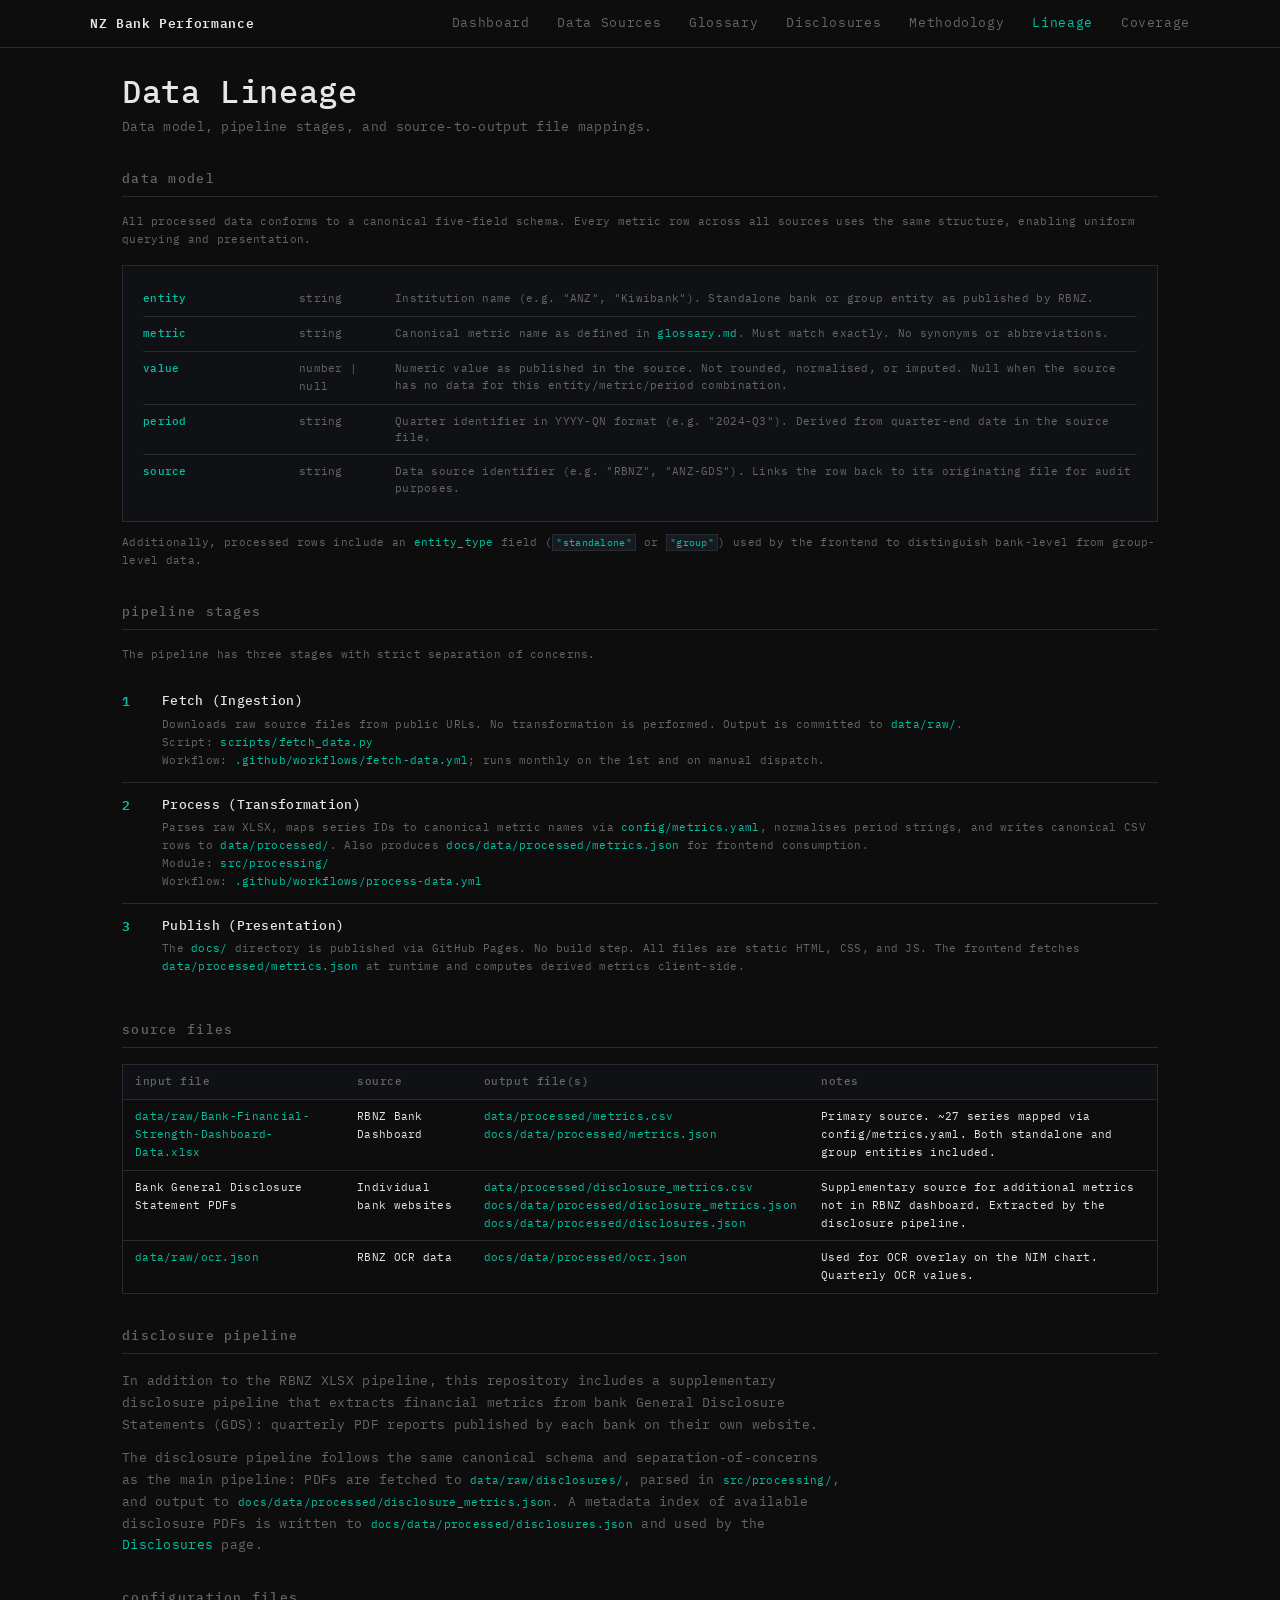
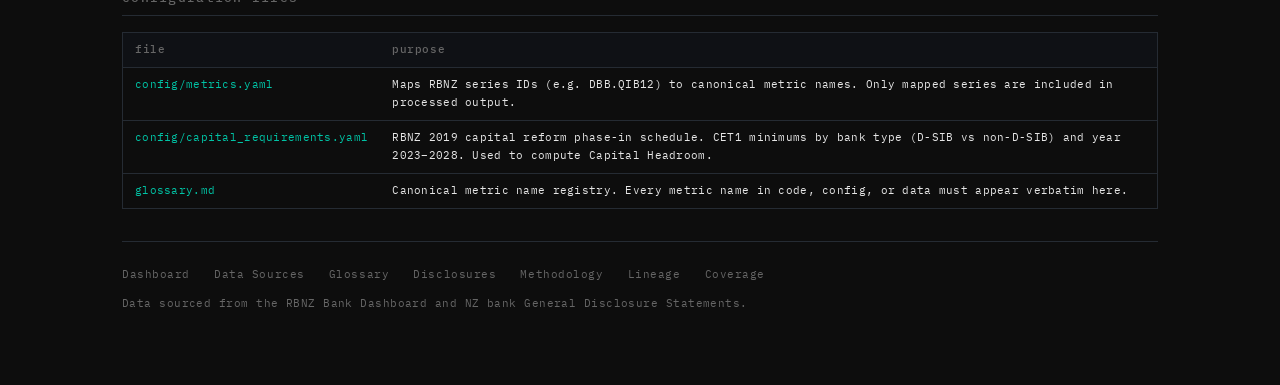
<file: docs/lineage.html>
<!DOCTYPE html>
<html lang="en">
<head>
  <meta charset="UTF-8">
  <meta name="viewport" content="width=device-width, initial-scale=1.0">
  <title>Data Lineage — NZ Bank Performance</title>
  <link rel="preconnect" href="https://fonts.googleapis.com">
  <link rel="preconnect" href="https://fonts.gstatic.com" crossorigin>
  <link href="https://fonts.googleapis.com/css2?family=IBM+Plex+Mono:wght@400;500;600&display=swap" rel="stylesheet">
  <link rel="stylesheet" href="css/theme.css">
  <style>
    section h2 {
      font-size: var(--text-sm);
      font-weight: 500;
      text-transform: lowercase;
      letter-spacing: 0.1em;
      color: var(--text-muted);
      margin-bottom: 1rem;
      padding-bottom: 0.4rem;
      border-bottom: 1px solid var(--border);
    }
    table { width: 100%; border-collapse: collapse; margin-bottom: 1.5rem; font-size: var(--text-xs); }
    th, td { text-align: left; padding: 0.5rem 0.75rem; border-bottom: 1px solid var(--border); }
    th { color: var(--text-muted); font-weight: 500; background: var(--surface); }
    td { color: var(--text); }
    .schema-field {
      display: grid;
      grid-template-columns: 140px 80px 1fr;
      gap: 0.5rem 1rem;
      padding: 0.5rem 0;
      border-bottom: 1px solid var(--border);
      font-size: var(--text-xs);
    }
    .schema-field:last-child { border-bottom: none; }
    .field-name { color: var(--teal); font-weight: 500; }
    .field-type { color: var(--text-muted); }
    .field-desc { color: var(--text-muted); line-height: 1.5; }
    .pipeline-step {
      display: flex;
      align-items: flex-start;
      gap: 1rem;
      padding: 0.75rem 0;
      border-bottom: 1px solid var(--border);
    }
    .pipeline-step:last-child { border-bottom: none; }
    .step-num { color: var(--teal); font-weight: 600; font-size: var(--text-sm); min-width: 24px; }
    .step-body { flex: 1; }
    .step-title { color: var(--text); font-weight: 500; font-size: var(--text-sm); margin-bottom: 0.25rem; }
    .step-desc { color: var(--text-muted); font-size: var(--text-xs); line-height: 1.6; }
    .code-ref { font-family: 'IBM Plex Mono', monospace; color: var(--teal); font-size: var(--text-xs); }
  </style>
</head>
<body>

<nav class="site-nav" aria-label="Site">
  <div class="site-nav-inner">
    <a class="nav-brand" href="index.html">NZ Bank Performance</a>
    <div class="nav-links">
      <a href="index.html">Dashboard</a>
      <a href="data-sources.html">Data Sources</a>
      <a href="glossary.html">Glossary</a>
      <a href="disclosures.html">Disclosures</a>
      <a href="methodology.html">Methodology</a>
      <a href="lineage.html" aria-current="page" class="active">Lineage</a>
      <a href="coverage.html">Coverage</a>
    </div>
  </div>
</nav>

<div class="page-wrap">
  <div class="page-header">
    <h1>Data Lineage</h1>
    <p class="page-subtitle">Data model, pipeline stages, and source-to-output file mappings.</p>
  </div>

  <main>

    <section id="data-model" style="margin-bottom:2rem;">
      <h2>data model</h2>
      <p style="font-size:var(--text-xs);color:var(--text-muted);margin-bottom:1rem;">
        All processed data conforms to a canonical five-field schema. Every metric row across all sources
        uses the same structure, enabling uniform querying and presentation.
      </p>
      <div style="background:var(--surface);border:1px solid var(--border);padding:1rem 1.25rem;">
        <div class="schema-field">
          <span class="field-name">entity</span>
          <span class="field-type">string</span>
          <span class="field-desc">Institution name (e.g. "ANZ", "Kiwibank"). Standalone bank or group entity as published by RBNZ.</span>
        </div>
        <div class="schema-field">
          <span class="field-name">metric</span>
          <span class="field-type">string</span>
          <span class="field-desc">Canonical metric name as defined in <a href="glossary.html" style="color:var(--teal);">glossary.md</a>. Must match exactly. No synonyms or abbreviations.</span>
        </div>
        <div class="schema-field">
          <span class="field-name">value</span>
          <span class="field-type">number | null</span>
          <span class="field-desc">Numeric value as published in the source. Not rounded, normalised, or imputed. Null when the source has no data for this entity/metric/period combination.</span>
        </div>
        <div class="schema-field">
          <span class="field-name">period</span>
          <span class="field-type">string</span>
          <span class="field-desc">Quarter identifier in YYYY-QN format (e.g. "2024-Q3"). Derived from quarter-end date in the source file.</span>
        </div>
        <div class="schema-field">
          <span class="field-name">source</span>
          <span class="field-type">string</span>
          <span class="field-desc">Data source identifier (e.g. "RBNZ", "ANZ-GDS"). Links the row back to its originating file for audit purposes.</span>
        </div>
      </div>
      <p style="font-size:var(--text-xs);color:var(--text-muted);margin-top:0.75rem;">
        Additionally, processed rows include an <span class="code-ref">entity_type</span> field
        (<code style="color:var(--teal);">"standalone"</code> or <code style="color:var(--teal);">"group"</code>)
        used by the frontend to distinguish bank-level from group-level data.
      </p>
    </section>

    <section id="pipeline-stages" style="margin-bottom:2rem;">
      <h2>pipeline stages</h2>
      <p style="font-size:var(--text-xs);color:var(--text-muted);margin-bottom:1rem;">
        The pipeline has three stages with strict separation of concerns.
      </p>
      <div>
        <div class="pipeline-step">
          <span class="step-num">1</span>
          <div class="step-body">
            <div class="step-title">Fetch (Ingestion)</div>
            <div class="step-desc">
              Downloads raw source files from public URLs. No transformation is performed.
              Output is committed to <span class="code-ref">data/raw/</span>.<br>
              Script: <span class="code-ref">scripts/fetch_data.py</span><br>
              Workflow: <span class="code-ref">.github/workflows/fetch-data.yml</span>; runs monthly on the 1st and on manual dispatch.
            </div>
          </div>
        </div>
        <div class="pipeline-step">
          <span class="step-num">2</span>
          <div class="step-body">
            <div class="step-title">Process (Transformation)</div>
            <div class="step-desc">
              Parses raw XLSX, maps series IDs to canonical metric names via <span class="code-ref">config/metrics.yaml</span>,
              normalises period strings, and writes canonical CSV rows to <span class="code-ref">data/processed/</span>.
              Also produces <span class="code-ref">docs/data/processed/metrics.json</span> for frontend consumption.<br>
              Module: <span class="code-ref">src/processing/</span><br>
              Workflow: <span class="code-ref">.github/workflows/process-data.yml</span>
            </div>
          </div>
        </div>
        <div class="pipeline-step">
          <span class="step-num">3</span>
          <div class="step-body">
            <div class="step-title">Publish (Presentation)</div>
            <div class="step-desc">
              The <span class="code-ref">docs/</span> directory is published via GitHub Pages. No build step. All files are static HTML, CSS, and JS.
              The frontend fetches <span class="code-ref">data/processed/metrics.json</span> at runtime and computes derived metrics client-side.
            </div>
          </div>
        </div>
      </div>
    </section>

    <section id="source-files" style="margin-bottom:2rem;">
      <h2>source files</h2>
      <table>
        <thead>
          <tr>
            <th>Input file</th>
            <th>Source</th>
            <th>Output file(s)</th>
            <th>Notes</th>
          </tr>
        </thead>
        <tbody>
          <tr>
            <td><span class="code-ref">data/raw/Bank-Financial-Strength-Dashboard-Data.xlsx</span></td>
            <td>RBNZ Bank Dashboard</td>
            <td>
              <span class="code-ref">data/processed/metrics.csv</span><br>
              <span class="code-ref">docs/data/processed/metrics.json</span>
            </td>
            <td>Primary source. ~27 series mapped via config/metrics.yaml. Both standalone and group entities included.</td>
          </tr>
          <tr>
            <td>Bank General Disclosure Statement PDFs</td>
            <td>Individual bank websites</td>
            <td>
              <span class="code-ref">data/processed/disclosure_metrics.csv</span><br>
              <span class="code-ref">docs/data/processed/disclosure_metrics.json</span><br>
              <span class="code-ref">docs/data/processed/disclosures.json</span>
            </td>
            <td>Supplementary source for additional metrics not in RBNZ dashboard. Extracted by the disclosure pipeline.</td>
          </tr>
          <tr>
            <td><span class="code-ref">data/raw/ocr.json</span></td>
            <td>RBNZ OCR data</td>
            <td><span class="code-ref">docs/data/processed/ocr.json</span></td>
            <td>Used for OCR overlay on the NIM chart. Quarterly OCR values.</td>
          </tr>
        </tbody>
      </table>
    </section>

    <section id="disclosure-pipeline" style="margin-bottom:2rem;">
      <h2>disclosure pipeline</h2>
      <p style="font-size:var(--text-sm);color:var(--text-muted);line-height:1.7;max-width:720px;">
        In addition to the RBNZ XLSX pipeline, this repository includes a supplementary disclosure pipeline
        that extracts financial metrics from bank General Disclosure Statements (GDS): quarterly PDF reports
        published by each bank on their own website.
      </p>
      <p style="font-size:var(--text-sm);color:var(--text-muted);line-height:1.7;max-width:720px;margin-top:0.75rem;">
        The disclosure pipeline follows the same canonical schema and separation-of-concerns as the main pipeline:
        PDFs are fetched to <span class="code-ref">data/raw/disclosures/</span>, parsed in
        <span class="code-ref">src/processing/</span>, and output to
        <span class="code-ref">docs/data/processed/disclosure_metrics.json</span>.
        A metadata index of available disclosure PDFs is written to
        <span class="code-ref">docs/data/processed/disclosures.json</span> and used by the
        <a href="disclosures.html" style="color:var(--teal);">Disclosures</a> page.
      </p>
    </section>

    <section id="configuration" style="margin-bottom:2rem;">
      <h2>configuration files</h2>
      <table>
        <thead>
          <tr>
            <th>File</th>
            <th>Purpose</th>
          </tr>
        </thead>
        <tbody>
          <tr>
            <td><span class="code-ref">config/metrics.yaml</span></td>
            <td>Maps RBNZ series IDs (e.g. DBB.QIB12) to canonical metric names. Only mapped series are included in processed output.</td>
          </tr>
          <tr>
            <td><span class="code-ref">config/capital_requirements.yaml</span></td>
            <td>RBNZ 2019 capital reform phase-in schedule. CET1 minimums by bank type (D-SIB vs non-D-SIB) and year 2023–2028. Used to compute Capital Headroom.</td>
          </tr>
          <tr>
            <td><span class="code-ref">glossary.md</span></td>
            <td>Canonical metric name registry. Every metric name in code, config, or data must appear verbatim here.</td>
          </tr>
        </tbody>
      </table>
    </section>

  </main>

  <footer>
    <nav aria-label="Footer">
      <a href="index.html">Dashboard</a>
      <a href="data-sources.html">Data Sources</a>
      <a href="glossary.html">Glossary</a>
      <a href="disclosures.html">Disclosures</a>
      <a href="methodology.html">Methodology</a>
      <a href="lineage.html">Lineage</a>
      <a href="coverage.html">Coverage</a>
    </nav>
    <p>Data sourced from the <a href="https://bankdashboard.rbnz.govt.nz/" target="_blank" rel="noopener">RBNZ Bank Dashboard</a> and NZ bank General Disclosure Statements.</p>
  </footer>

</div>
</body>
</html>
</file>
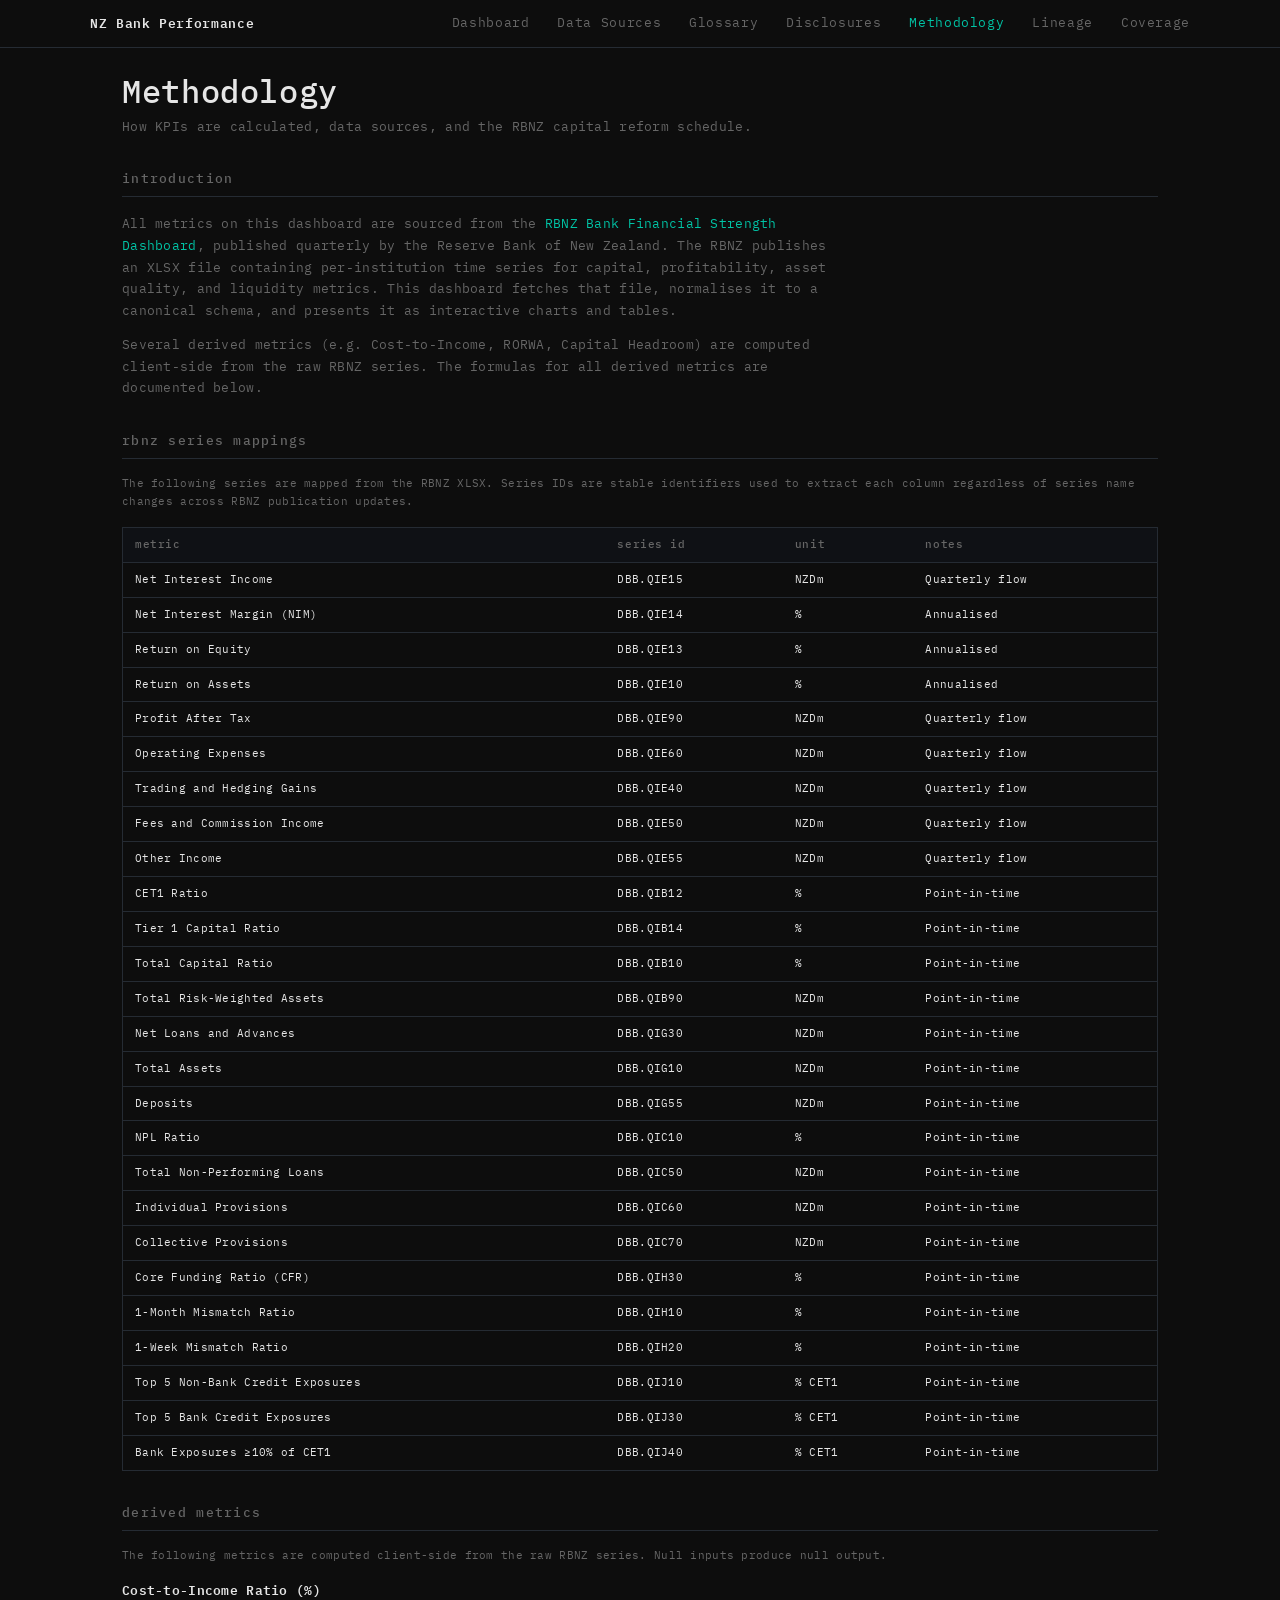
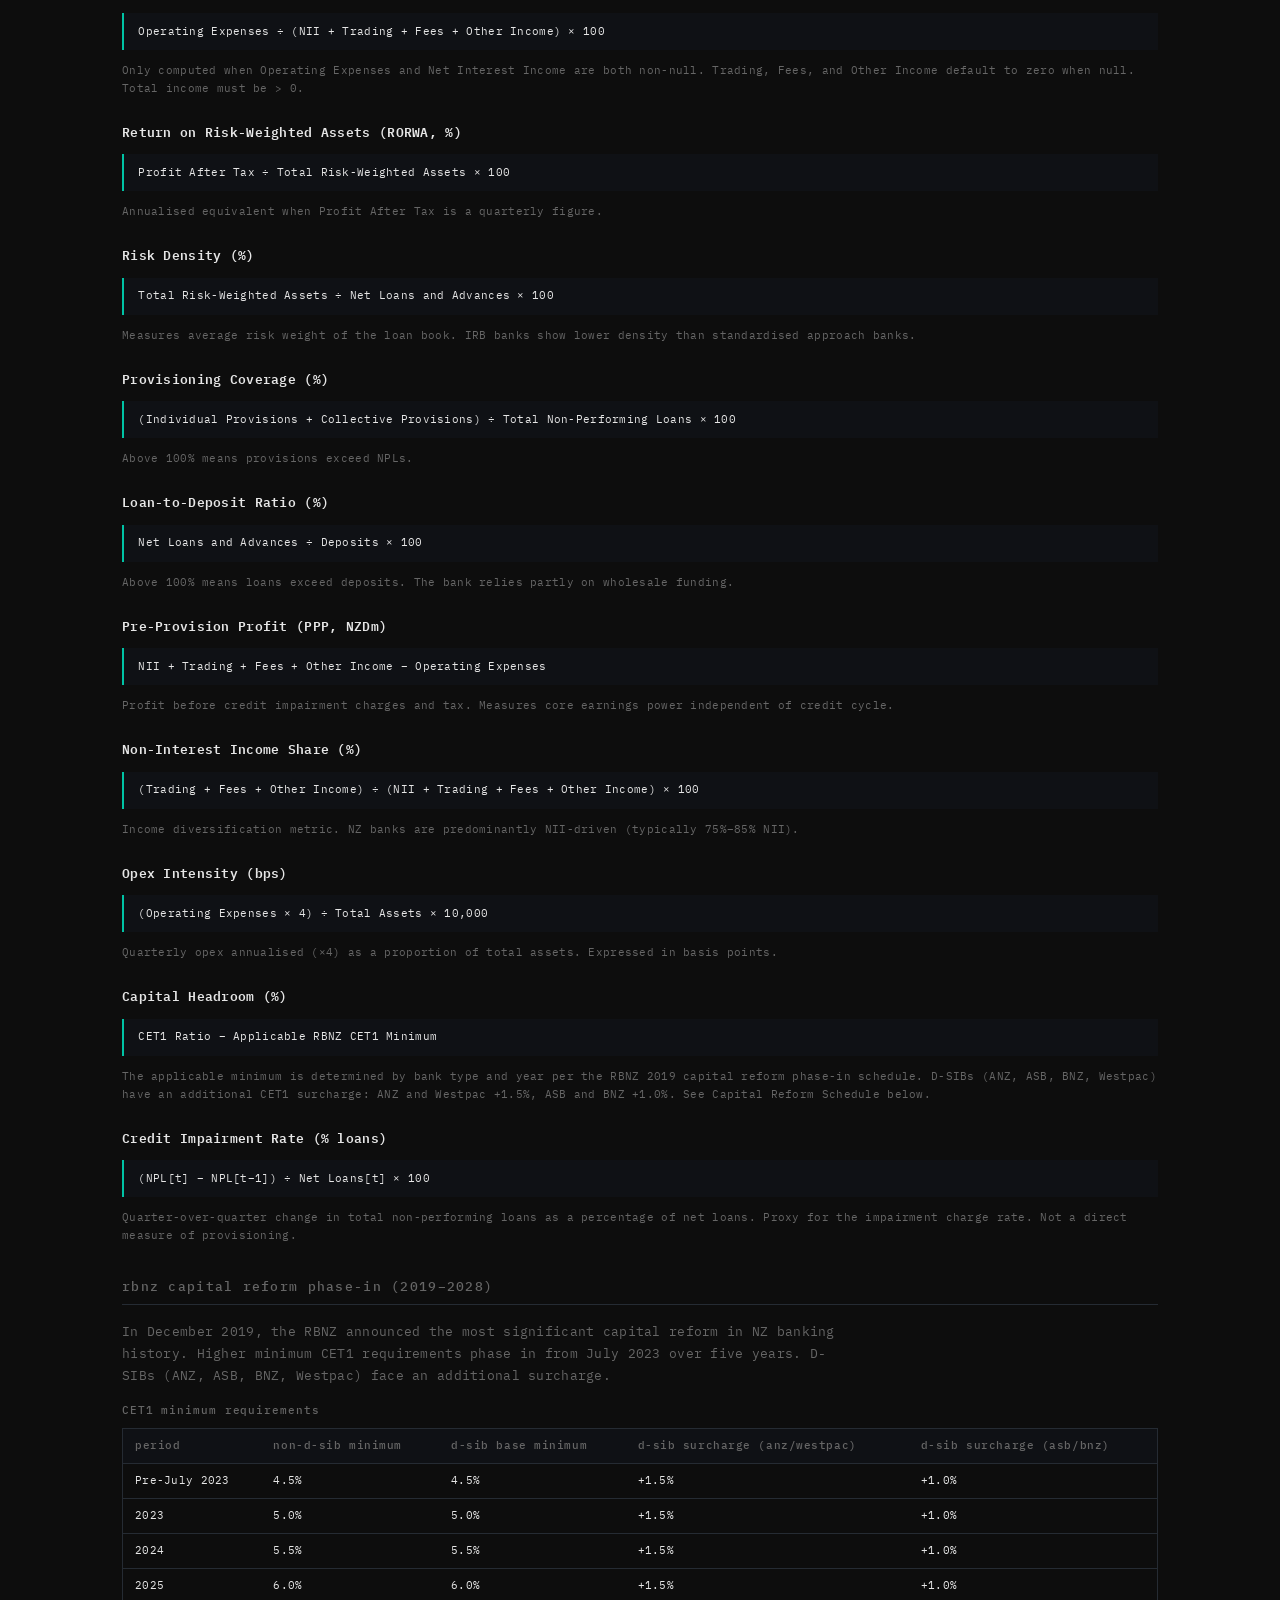
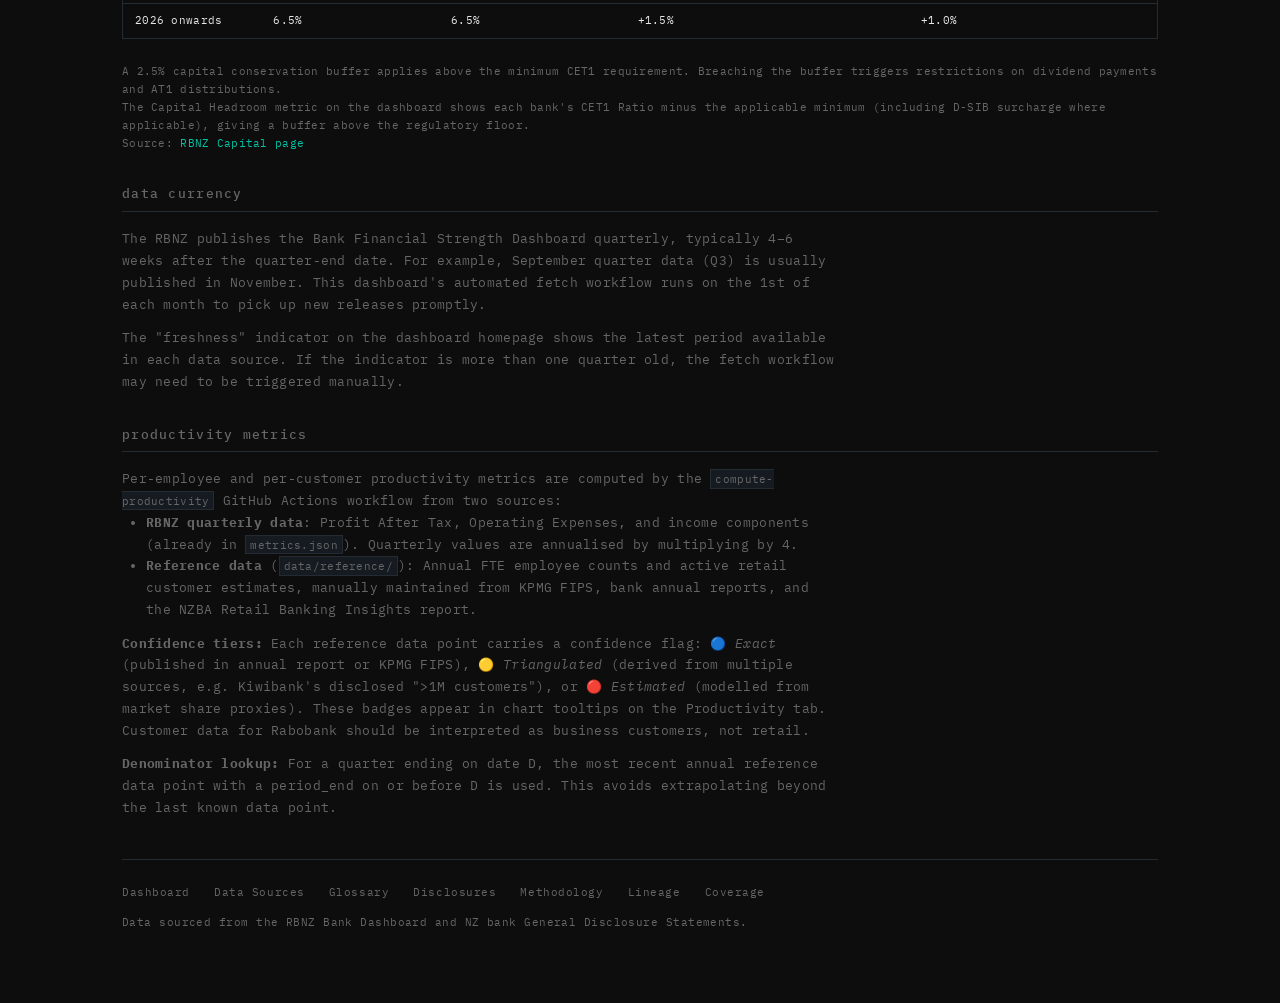
<file: docs/methodology.html>
<!DOCTYPE html>
<html lang="en">
<head>
  <meta charset="UTF-8">
  <meta name="viewport" content="width=device-width, initial-scale=1.0">
  <title>Methodology — NZ Bank Performance</title>
  <link rel="preconnect" href="https://fonts.googleapis.com">
  <link rel="preconnect" href="https://fonts.gstatic.com" crossorigin>
  <link href="https://fonts.googleapis.com/css2?family=IBM+Plex+Mono:wght@400;500;600&display=swap" rel="stylesheet">
  <link rel="stylesheet" href="css/theme.css">
  <style>
    section h2 {
      font-size: var(--text-sm);
      font-weight: 500;
      text-transform: lowercase;
      letter-spacing: 0.1em;
      color: var(--text-muted);
      margin-bottom: 1rem;
      padding-bottom: 0.4rem;
      border-bottom: 1px solid var(--border);
    }
    table { width: 100%; border-collapse: collapse; margin-bottom: 1.5rem; font-size: var(--text-xs); }
    th, td { text-align: left; padding: 0.5rem 0.75rem; border-bottom: 1px solid var(--border); }
    th { color: var(--text-muted); font-weight: 500; background: var(--surface); }
    td { color: var(--text); }
    .formula-block {
      font-family: 'IBM Plex Mono', monospace;
      font-size: var(--text-xs);
      background: var(--surface);
      border-left: 2px solid var(--teal);
      padding: 0.6rem 0.9rem;
      margin: 0.75rem 0;
      line-height: 1.6;
      color: var(--text);
      overflow-x: auto;
    }
    .metric-section { margin-bottom: 1.5rem; }
    .metric-name { font-size: var(--text-sm); font-weight: 600; color: var(--text); margin-bottom: 0.4rem; }
    .metric-desc { font-size: var(--text-xs); color: var(--text-muted); line-height: 1.6; margin-bottom: 0.4rem; }
  </style>
</head>
<body>

<nav class="site-nav" aria-label="Site">
  <div class="site-nav-inner">
    <a class="nav-brand" href="index.html">NZ Bank Performance</a>
    <div class="nav-links">
      <a href="index.html">Dashboard</a>
      <a href="data-sources.html">Data Sources</a>
      <a href="glossary.html">Glossary</a>
      <a href="disclosures.html">Disclosures</a>
      <a href="methodology.html" aria-current="page" class="active">Methodology</a>
      <a href="lineage.html">Lineage</a>
      <a href="coverage.html">Coverage</a>
    </div>
  </div>
</nav>

<div class="page-wrap">
  <div class="page-header">
    <h1>Methodology</h1>
    <p class="page-subtitle">How KPIs are calculated, data sources, and the RBNZ capital reform schedule.</p>
  </div>

  <main>

    <section id="introduction" style="margin-bottom:2rem;">
      <h2>introduction</h2>
      <p style="font-size:var(--text-sm);color:var(--text-muted);line-height:1.7;max-width:720px;">
        All metrics on this dashboard are sourced from the 
        <a href="https://bankdashboard.rbnz.govt.nz/" target="_blank" rel="noopener" style="color:var(--teal);">RBNZ Bank Financial Strength Dashboard</a>,
        published quarterly by the Reserve Bank of New Zealand. The RBNZ publishes an XLSX file containing per-institution
        time series for capital, profitability, asset quality, and liquidity metrics. This dashboard fetches that file,
        normalises it to a canonical schema, and presents it as interactive charts and tables.
      </p>
      <p style="font-size:var(--text-sm);color:var(--text-muted);line-height:1.7;max-width:720px;margin-top:0.75rem;">
        Several derived metrics (e.g. Cost-to-Income, RORWA, Capital Headroom) are computed client-side from the raw
        RBNZ series. The formulas for all derived metrics are documented below.
      </p>
    </section>

    <section id="rbnz-mappings" style="margin-bottom:2rem;">
      <h2>RBNZ series mappings</h2>
      <p style="font-size:var(--text-xs);color:var(--text-muted);margin-bottom:1rem;">
        The following series are mapped from the RBNZ XLSX. Series IDs are stable identifiers used to extract
        each column regardless of series name changes across RBNZ publication updates.
      </p>
      <table>
        <thead>
          <tr>
            <th>Metric</th>
            <th>Series ID</th>
            <th>Unit</th>
            <th>Notes</th>
          </tr>
        </thead>
        <tbody>
          <tr><td>Net Interest Income</td><td>DBB.QIE15</td><td>NZDm</td><td>Quarterly flow</td></tr>
          <tr><td>Net Interest Margin (NIM)</td><td>DBB.QIE14</td><td>%</td><td>Annualised</td></tr>
          <tr><td>Return on Equity</td><td>DBB.QIE13</td><td>%</td><td>Annualised</td></tr>
          <tr><td>Return on Assets</td><td>DBB.QIE10</td><td>%</td><td>Annualised</td></tr>
          <tr><td>Profit After Tax</td><td>DBB.QIE90</td><td>NZDm</td><td>Quarterly flow</td></tr>
          <tr><td>Operating Expenses</td><td>DBB.QIE60</td><td>NZDm</td><td>Quarterly flow</td></tr>
          <tr><td>Trading and Hedging Gains</td><td>DBB.QIE40</td><td>NZDm</td><td>Quarterly flow</td></tr>
          <tr><td>Fees and Commission Income</td><td>DBB.QIE50</td><td>NZDm</td><td>Quarterly flow</td></tr>
          <tr><td>Other Income</td><td>DBB.QIE55</td><td>NZDm</td><td>Quarterly flow</td></tr>
          <tr><td>CET1 Ratio</td><td>DBB.QIB12</td><td>%</td><td>Point-in-time</td></tr>
          <tr><td>Tier 1 Capital Ratio</td><td>DBB.QIB14</td><td>%</td><td>Point-in-time</td></tr>
          <tr><td>Total Capital Ratio</td><td>DBB.QIB10</td><td>%</td><td>Point-in-time</td></tr>
          <tr><td>Total Risk-Weighted Assets</td><td>DBB.QIB90</td><td>NZDm</td><td>Point-in-time</td></tr>
          <tr><td>Net Loans and Advances</td><td>DBB.QIG30</td><td>NZDm</td><td>Point-in-time</td></tr>
          <tr><td>Total Assets</td><td>DBB.QIG10</td><td>NZDm</td><td>Point-in-time</td></tr>
          <tr><td>Deposits</td><td>DBB.QIG55</td><td>NZDm</td><td>Point-in-time</td></tr>
          <tr><td>NPL Ratio</td><td>DBB.QIC10</td><td>%</td><td>Point-in-time</td></tr>
          <tr><td>Total Non-Performing Loans</td><td>DBB.QIC50</td><td>NZDm</td><td>Point-in-time</td></tr>
          <tr><td>Individual Provisions</td><td>DBB.QIC60</td><td>NZDm</td><td>Point-in-time</td></tr>
          <tr><td>Collective Provisions</td><td>DBB.QIC70</td><td>NZDm</td><td>Point-in-time</td></tr>
          <tr><td>Core Funding Ratio (CFR)</td><td>DBB.QIH30</td><td>%</td><td>Point-in-time</td></tr>
          <tr><td>1-Month Mismatch Ratio</td><td>DBB.QIH10</td><td>%</td><td>Point-in-time</td></tr>
          <tr><td>1-Week Mismatch Ratio</td><td>DBB.QIH20</td><td>%</td><td>Point-in-time</td></tr>
          <tr><td>Top 5 Non-Bank Credit Exposures</td><td>DBB.QIJ10</td><td>% CET1</td><td>Point-in-time</td></tr>
          <tr><td>Top 5 Bank Credit Exposures</td><td>DBB.QIJ30</td><td>% CET1</td><td>Point-in-time</td></tr>
          <tr><td>Bank Exposures ≥10% of CET1</td><td>DBB.QIJ40</td><td>% CET1</td><td>Point-in-time</td></tr>
        </tbody>
      </table>
    </section>

    <section id="derived-metrics" style="margin-bottom:2rem;">
      <h2>derived metrics</h2>
      <p style="font-size:var(--text-xs);color:var(--text-muted);margin-bottom:1rem;">
        The following metrics are computed client-side from the raw RBNZ series. Null inputs produce null output.
      </p>

      <div class="metric-section">
        <div class="metric-name">Cost-to-Income Ratio (%)</div>
        <div class="formula-block">Operating Expenses ÷ (NII + Trading + Fees + Other Income) × 100</div>
        <div class="metric-desc">Only computed when Operating Expenses and Net Interest Income are both non-null. Trading, Fees, and Other Income default to zero when null. Total income must be &gt; 0.</div>
      </div>

      <div class="metric-section">
        <div class="metric-name">Return on Risk-Weighted Assets (RORWA, %)</div>
        <div class="formula-block">Profit After Tax ÷ Total Risk-Weighted Assets × 100</div>
        <div class="metric-desc">Annualised equivalent when Profit After Tax is a quarterly figure.</div>
      </div>

      <div class="metric-section">
        <div class="metric-name">Risk Density (%)</div>
        <div class="formula-block">Total Risk-Weighted Assets ÷ Net Loans and Advances × 100</div>
        <div class="metric-desc">Measures average risk weight of the loan book. IRB banks show lower density than standardised approach banks.</div>
      </div>

      <div class="metric-section">
        <div class="metric-name">Provisioning Coverage (%)</div>
        <div class="formula-block">(Individual Provisions + Collective Provisions) ÷ Total Non-Performing Loans × 100</div>
        <div class="metric-desc">Above 100% means provisions exceed NPLs.</div>
      </div>

      <div class="metric-section">
        <div class="metric-name">Loan-to-Deposit Ratio (%)</div>
        <div class="formula-block">Net Loans and Advances ÷ Deposits × 100</div>
        <div class="metric-desc">Above 100% means loans exceed deposits. The bank relies partly on wholesale funding.</div>
      </div>

      <div class="metric-section">
        <div class="metric-name">Pre-Provision Profit (PPP, NZDm)</div>
        <div class="formula-block">NII + Trading + Fees + Other Income − Operating Expenses</div>
        <div class="metric-desc">Profit before credit impairment charges and tax. Measures core earnings power independent of credit cycle.</div>
      </div>

      <div class="metric-section">
        <div class="metric-name">Non-Interest Income Share (%)</div>
        <div class="formula-block">(Trading + Fees + Other Income) ÷ (NII + Trading + Fees + Other Income) × 100</div>
        <div class="metric-desc">Income diversification metric. NZ banks are predominantly NII-driven (typically 75%–85% NII).</div>
      </div>

      <div class="metric-section">
        <div class="metric-name">Opex Intensity (bps)</div>
        <div class="formula-block">(Operating Expenses × 4) ÷ Total Assets × 10,000</div>
        <div class="metric-desc">Quarterly opex annualised (×4) as a proportion of total assets. Expressed in basis points.</div>
      </div>

      <div class="metric-section">
        <div class="metric-name">Capital Headroom (%)</div>
        <div class="formula-block">CET1 Ratio − Applicable RBNZ CET1 Minimum</div>
        <div class="metric-desc">
          The applicable minimum is determined by bank type and year per the RBNZ 2019 capital reform phase-in schedule.
          D-SIBs (ANZ, ASB, BNZ, Westpac) have an additional CET1 surcharge: ANZ and Westpac +1.5%, ASB and BNZ +1.0%.
          See Capital Reform Schedule below.
        </div>
      </div>

      <div class="metric-section">
        <div class="metric-name">Credit Impairment Rate (% loans)</div>
        <div class="formula-block">(NPL[t] − NPL[t−1]) ÷ Net Loans[t] × 100</div>
        <div class="metric-desc">Quarter-over-quarter change in total non-performing loans as a percentage of net loans. Proxy for the impairment charge rate. Not a direct measure of provisioning.</div>
      </div>
    </section>

    <section id="capital-reform" aria-label="RBNZ capital reform schedule" style="margin-bottom:2rem;">
      <h2>RBNZ capital reform phase-in (2019–2028)</h2>
      <p style="font-size:var(--text-sm);color:var(--text-muted);line-height:1.7;max-width:720px;">
        In December 2019, the RBNZ announced the most significant capital reform in NZ banking history. Higher minimum CET1 requirements phase in from July 2023 over five years. D-SIBs (ANZ, ASB, BNZ, Westpac) face an additional surcharge.
      </p>

      <h3 style="font-size:var(--text-xs);color:var(--text-muted);font-weight:500;letter-spacing:0.08em;margin:1rem 0 0.5rem;">CET1 minimum requirements</h3>
      <table>
        <thead>
          <tr>
            <th>Period</th>
            <th>Non-D-SIB minimum</th>
            <th>D-SIB base minimum</th>
            <th>D-SIB surcharge (ANZ/Westpac)</th>
            <th>D-SIB surcharge (ASB/BNZ)</th>
          </tr>
        </thead>
        <tbody>
          <tr><td>Pre-July 2023</td><td>4.5%</td><td>4.5%</td><td>+1.5%</td><td>+1.0%</td></tr>
          <tr><td>2023</td><td>5.0%</td><td>5.0%</td><td>+1.5%</td><td>+1.0%</td></tr>
          <tr><td>2024</td><td>5.5%</td><td>5.5%</td><td>+1.5%</td><td>+1.0%</td></tr>
          <tr><td>2025</td><td>6.0%</td><td>6.0%</td><td>+1.5%</td><td>+1.0%</td></tr>
          <tr><td>2026 onwards</td><td>6.5%</td><td>6.5%</td><td>+1.5%</td><td>+1.0%</td></tr>
        </tbody>
      </table>

      <p style="font-size:var(--text-xs);color:var(--text-muted);line-height:1.6;">
        A 2.5% capital conservation buffer applies above the minimum CET1 requirement. Breaching the buffer triggers restrictions on dividend payments and AT1 distributions.
      </p>
      <p style="font-size:var(--text-xs);color:var(--text-muted);line-height:1.6;">
        The Capital Headroom metric on the dashboard shows each bank's CET1 Ratio minus the applicable minimum (including D-SIB surcharge where applicable), giving a buffer above the regulatory floor.
      </p>
      <p style="font-size:var(--text-xs);color:var(--text-muted);">
        Source: <a href="https://www.rbnz.govt.nz/regulation-and-supervision/banks/capital" target="_blank" rel="noopener" style="color:var(--teal);">RBNZ Capital page</a>
      </p>
    </section>

    <section id="data-currency" style="margin-bottom:2rem;">
      <h2>data currency</h2>
      <p style="font-size:var(--text-sm);color:var(--text-muted);line-height:1.7;max-width:720px;">
        The RBNZ publishes the Bank Financial Strength Dashboard quarterly, typically 4–6 weeks after the quarter-end date.
        For example, September quarter data (Q3) is usually published in November. This dashboard's automated fetch
        workflow runs on the 1st of each month to pick up new releases promptly.
      </p>
      <p style="font-size:var(--text-sm);color:var(--text-muted);line-height:1.7;max-width:720px;margin-top:0.75rem;">
        The "freshness" indicator on the dashboard homepage shows the latest period available in each data source.
        If the indicator is more than one quarter old, the fetch workflow may need to be triggered manually.
      </p>
    </section>

    <section id="productivity" aria-label="Productivity metrics methodology">
      <h2>Productivity Metrics</h2>
      <p style="font-size:var(--text-sm);color:var(--text-muted);line-height:1.7;max-width:720px;">
        Per-employee and per-customer productivity metrics are computed by the
        <code>compute-productivity</code> GitHub Actions workflow from two sources:
      </p>
      <ul style="font-size:var(--text-sm);color:var(--text-muted);line-height:1.7;max-width:720px;padding-left:1.5rem;">
        <li><strong>RBNZ quarterly data</strong>: Profit After Tax, Operating Expenses, and income components
            (already in <code>metrics.json</code>). Quarterly values are annualised by multiplying by 4.</li>
        <li><strong>Reference data</strong> (<code>data/reference/</code>): Annual FTE employee counts
            and active retail customer estimates, manually maintained from KPMG FIPS, bank annual
            reports, and the NZBA Retail Banking Insights report.</li>
      </ul>
      <p style="font-size:var(--text-sm);color:var(--text-muted);line-height:1.7;max-width:720px;margin-top:0.75rem;">
        <strong>Confidence tiers:</strong> Each reference data point carries a confidence flag:
        🔵 <em>Exact</em> (published in annual report or KPMG FIPS), 🟡 <em>Triangulated</em>
        (derived from multiple sources, e.g. Kiwibank's disclosed ">1M customers"), or
        🔴 <em>Estimated</em> (modelled from market share proxies). These badges appear in chart
        tooltips on the Productivity tab. Customer data for Rabobank should be interpreted as
        business customers, not retail.
      </p>
      <p style="font-size:var(--text-sm);color:var(--text-muted);line-height:1.7;max-width:720px;margin-top:0.75rem;">
        <strong>Denominator lookup:</strong> For a quarter ending on date D, the most recent annual
        reference data point with a period_end on or before D is used. This avoids extrapolating
        beyond the last known data point.
      </p>
    </section>

  </main>

  <footer>
    <nav aria-label="Footer">
      <a href="index.html">Dashboard</a>
      <a href="data-sources.html">Data Sources</a>
      <a href="glossary.html">Glossary</a>
      <a href="disclosures.html">Disclosures</a>
      <a href="methodology.html">Methodology</a>
      <a href="lineage.html">Lineage</a>
      <a href="coverage.html">Coverage</a>
    </nav>
    <p>Data sourced from the <a href="https://bankdashboard.rbnz.govt.nz/" target="_blank" rel="noopener">RBNZ Bank Dashboard</a> and NZ bank General Disclosure Statements.</p>
  </footer>

</div>
</body>
</html>
</file>
<file: docs/css/theme.css>
/* ── Design tokens ────────────────────────────────────────────────────────── */
:root {
  --bg:         #0d0d0d;
  --surface:    #0f1115;
  --surface-2:  #161b22;
  --border:     #252b33;
  --text:       #e6e6e6;
  --text-muted: #666;
  --teal:       #00C3A5;
  --dusk:       #E8A1A8;

  --text-xs:   0.7rem;
  --text-sm:   0.8rem;
  --text-base: 0.9rem;
  --text-lg:   1.1rem;
  --text-xl:   1.4rem;
  --text-2xl:  2rem;
}

/* ── Reset ────────────────────────────────────────────────────────────────── */
*, *::before, *::after { box-sizing: border-box; margin: 0; padding: 0; }
html { font-size: 16px; }

/* ── Base ─────────────────────────────────────────────────────────────────── */
body {
  background: var(--bg);
  color: var(--text);
  font-family: 'IBM Plex Mono', monospace;
  font-size: var(--text-base);
  line-height: 1.6;
  letter-spacing: 0.02em;
  overflow-x: hidden;
}

a { color: var(--teal); text-decoration: none; }
a:hover { text-decoration: underline; }

code {
  font-family: 'IBM Plex Mono', monospace;
  font-size: 0.88em;
  background: var(--surface-2);
  padding: 0.1em 0.35em;
  border: 1px solid var(--border);
}

/* ── Fixed top nav ────────────────────────────────────────────────────────── */
.site-nav {
  position: fixed;
  top: 0; left: 0; right: 0;
  height: 48px;
  background: var(--bg);
  border-bottom: 1px solid var(--border);
  z-index: 100;
  display: flex;
  align-items: center;
  padding: 0 2rem;
}
.site-nav-inner {
  width: 100%;
  max-width: 1100px;
  margin: 0 auto;
  display: flex;
  align-items: center;
  justify-content: space-between;
}
.nav-brand {
  font-size: var(--text-sm);
  font-weight: 600;
  color: var(--text);
  letter-spacing: 0.05em;
  text-decoration: none;
  display: inline-flex;
  align-items: center;
  gap: 0.5em;
}
.nav-brand:hover { text-decoration: none; color: var(--teal); }
.nav-links {
  display: flex;
  gap: 1.75rem;
  align-items: center;
}
.nav-links a {
  font-size: var(--text-sm);
  color: var(--text-muted);
  letter-spacing: 0.05em;
}
.nav-links a:hover { color: var(--text); text-decoration: none; }
.nav-links a.active { color: var(--teal); }

/* ── Page wrapper ─────────────────────────────────────────────────────────── */
.page-wrap {
  max-width: 1100px;
  margin: 0 auto;
  padding: 72px 2rem 4rem; /* 48px nav + 24px gap */
}

/* ── Page header ──────────────────────────────────────────────────────────── */
.page-header { margin-bottom: 2rem; }
.page-header h1 {
  font-size: var(--text-2xl);
  font-weight: 500;
  letter-spacing: 0.02em;
  line-height: 1.2;
}
.page-header p {
  font-size: var(--text-sm);
  color: var(--text-muted);
  margin-top: 0.4rem;
}

/* ── Section headings ─────────────────────────────────────────────────────── */
section { margin-bottom: 2.5rem; }
.section-heading {
  font-size: var(--text-sm);
  font-weight: 500;
  text-transform: lowercase;
  letter-spacing: 0.1em;
  color: var(--text-muted);
  margin-bottom: 1rem;
  padding-bottom: 0.4rem;
  border-bottom: 1px solid var(--border);
  display: flex;
  align-items: center;
  gap: 0.4em;
}

/* ── Cards ────────────────────────────────────────────────────────────────── */
.card {
  background: var(--surface);
  border: 1px solid var(--border);
  padding: 1.25rem 1.5rem;
  margin-bottom: 1rem;
  transition: border-color 200ms ease;
}
.card:hover { border-color: var(--teal); }
.card-title {
  font-size: var(--text-base);
  font-weight: 600;
  margin-bottom: 0.65rem;
  color: var(--text);
}
.card p, .card li {
  font-size: var(--text-sm);
  color: var(--text-muted);
  line-height: 1.6;
}
.card p { margin-bottom: 0.4rem; }
.card ul { padding-left: 1.2rem; margin-top: 0.3rem; }
.card li { margin-bottom: 0.2rem; }
.card a { color: var(--teal); }

/* ── Tables ───────────────────────────────────────────────────────────────── */
.table-wrap { overflow-x: auto; }
table {
  width: 100%;
  border-collapse: collapse;
  font-size: var(--text-sm);
  border: 1px solid var(--border);
}
th {
  text-align: left;
  padding: 0.5rem 0.75rem;
  background: var(--surface-2);
  color: var(--text-muted);
  font-weight: 500;
  border-bottom: 1px solid var(--border);
  white-space: nowrap;
  letter-spacing: 0.05em;
  text-transform: lowercase;
  font-size: var(--text-xs);
}
td {
  padding: 0.42rem 0.75rem;
  border-bottom: 1px solid var(--border);
  vertical-align: top;
  color: var(--text);
}
tr:last-child td { border-bottom: none; }
tr:hover td { background: var(--surface-2); }

/* ── Badges / tags ────────────────────────────────────────────────────────── */
.badge {
  display: inline-block;
  font-size: var(--text-xs);
  font-weight: 600;
  padding: 0.1rem 0.45rem;
  letter-spacing: 0.05em;
  text-transform: lowercase;
  border: 1px solid var(--border);
  color: var(--text-muted);
  font-family: 'IBM Plex Mono', monospace;
}
.badge-derived { border-color: var(--teal); color: var(--teal); }
.badge-rbnz    { border-color: var(--text-muted); color: var(--text-muted); }

/* ── Source-url line ──────────────────────────────────────────────────────── */
.source-url { font-size: var(--text-xs); margin-top: 0.5rem; color: var(--text-muted); }
.source-url a { color: var(--teal); }

/* ── Section subhead ──────────────────────────────────────────────────────── */
.card h3 {
  font-size: var(--text-xs);
  text-transform: lowercase;
  letter-spacing: 0.1em;
  color: var(--text-muted);
  margin: 1.25rem 0 0.5rem;
  border-bottom: 1px solid var(--border);
  padding-bottom: 0.3rem;
  font-weight: 500;
}

/* ── Skip link ────────────────────────────────────────────────────────────── */
.skip-link {
  position: absolute; top: -100%; left: 1rem;
  background: var(--bg); border: 1px solid var(--teal);
  color: var(--teal); padding: 0.4rem 0.75rem; font-size: var(--text-xs);
  letter-spacing: 0.04em; z-index: 200; text-decoration: none;
}
.skip-link:focus { top: 0.5rem; }

/* ── Page subtitle ────────────────────────────────────────────────────────── */
.page-header .page-subtitle { font-size: var(--text-sm); color: var(--text-muted); margin-top: 0.4rem; }

/* ── Table scroll wrapper ─────────────────────────────────────────────────── */
.table-scroll-wrap { overflow-x: auto; position: relative; }
.table-scroll-wrap table { min-width: 600px; }

/* ── Footer ───────────────────────────────────────────────────────────────── */
footer {
  font-size: var(--text-xs);
  color: var(--text-muted);
  padding: 1.5rem 0 0.5rem;
  border-top: 1px solid var(--border);
  margin-top: 2rem;
  letter-spacing: 0.05em;
}
footer a { color: var(--text-muted); }
footer a:hover { color: var(--text); text-decoration: none; }
footer nav { display: flex; gap: 1.5rem; margin-bottom: 0.75rem; flex-wrap: wrap; }
footer nav a { font-size: var(--text-xs); color: var(--text-muted); letter-spacing: 0.05em; }
footer nav a:hover { color: var(--text); }
footer p { font-size: var(--text-xs); color: var(--text-muted); letter-spacing: 0.04em; }

/* ── Responsive ───────────────────────────────────────────────────────────── */
@media (max-width: 640px) {
  .site-nav { position: sticky; height: auto; padding: 0.5rem 1rem; }
  .site-nav-inner { flex-direction: column; align-items: flex-start; gap: 0.4rem; }
  .nav-links { width: 100%; gap: 0.75rem; flex-wrap: wrap; }
  .page-wrap { padding: 1.5rem 1rem 4rem; }
}
</file>
